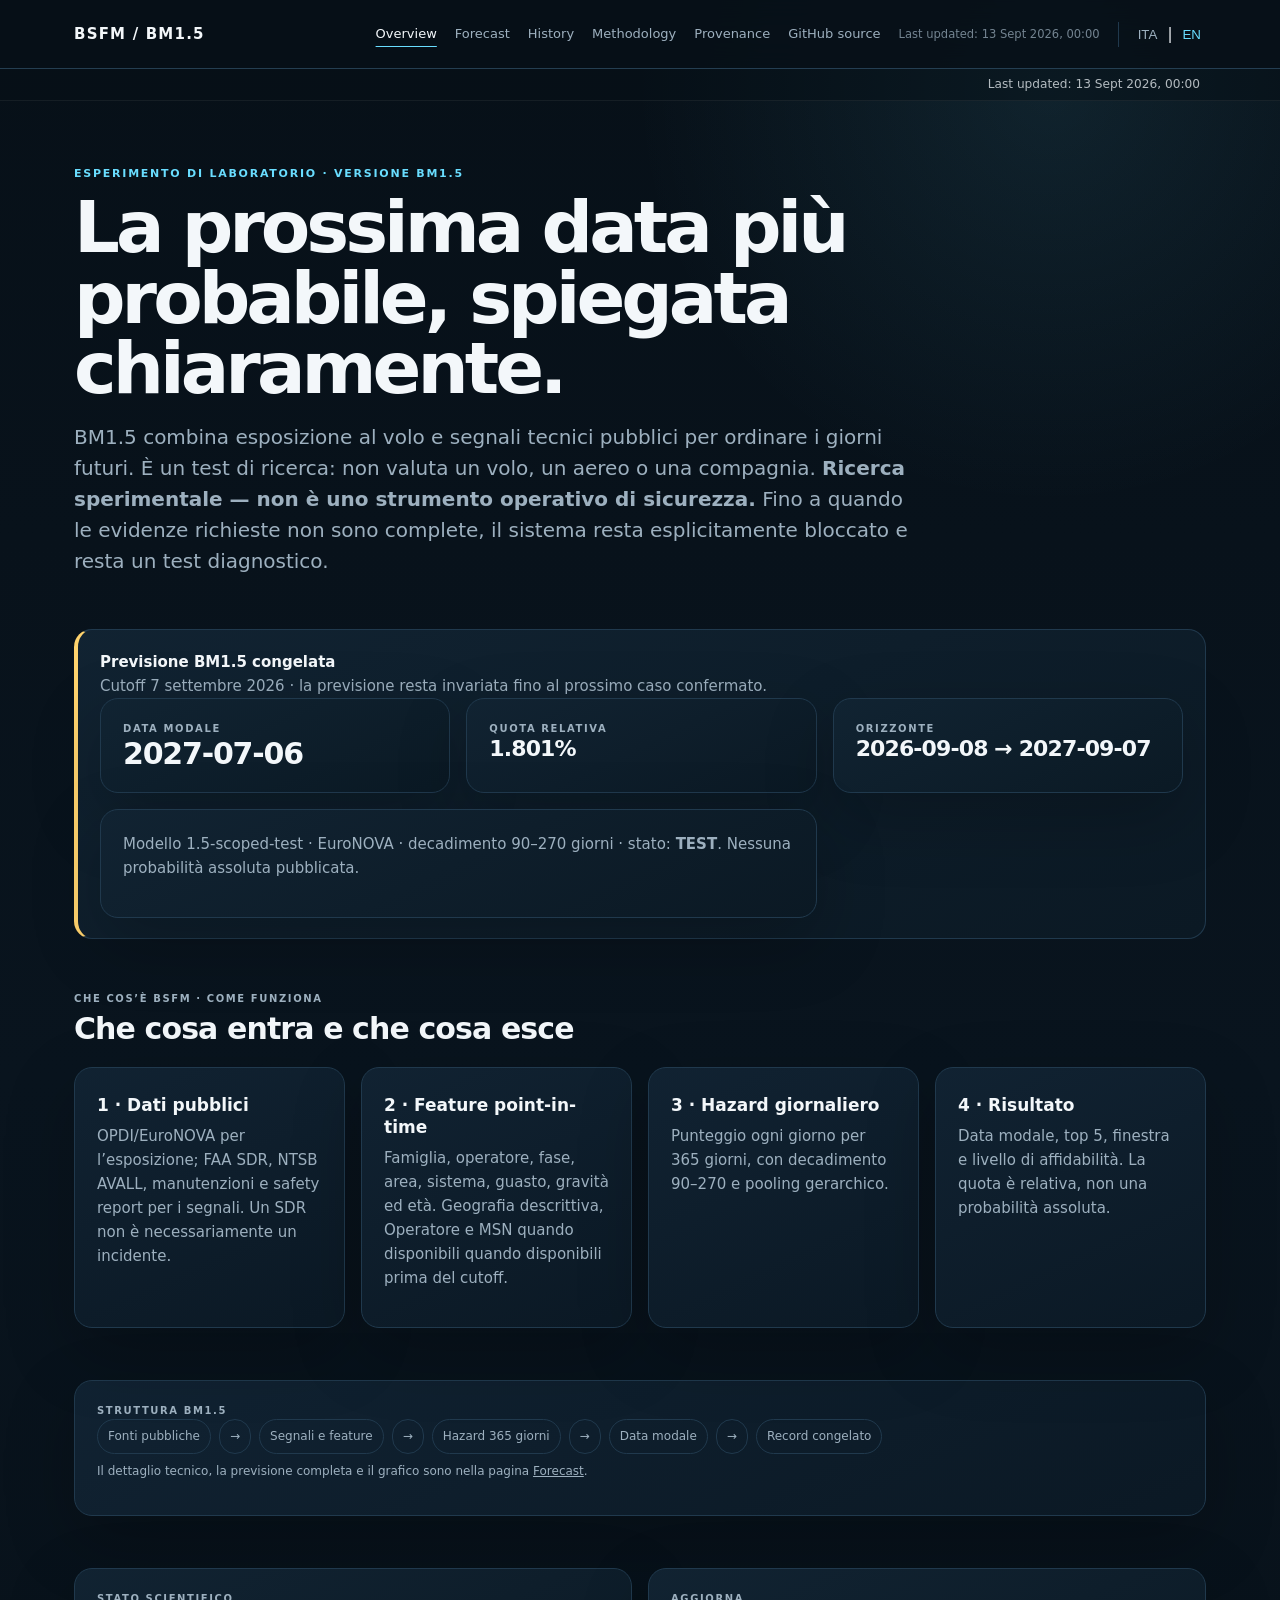
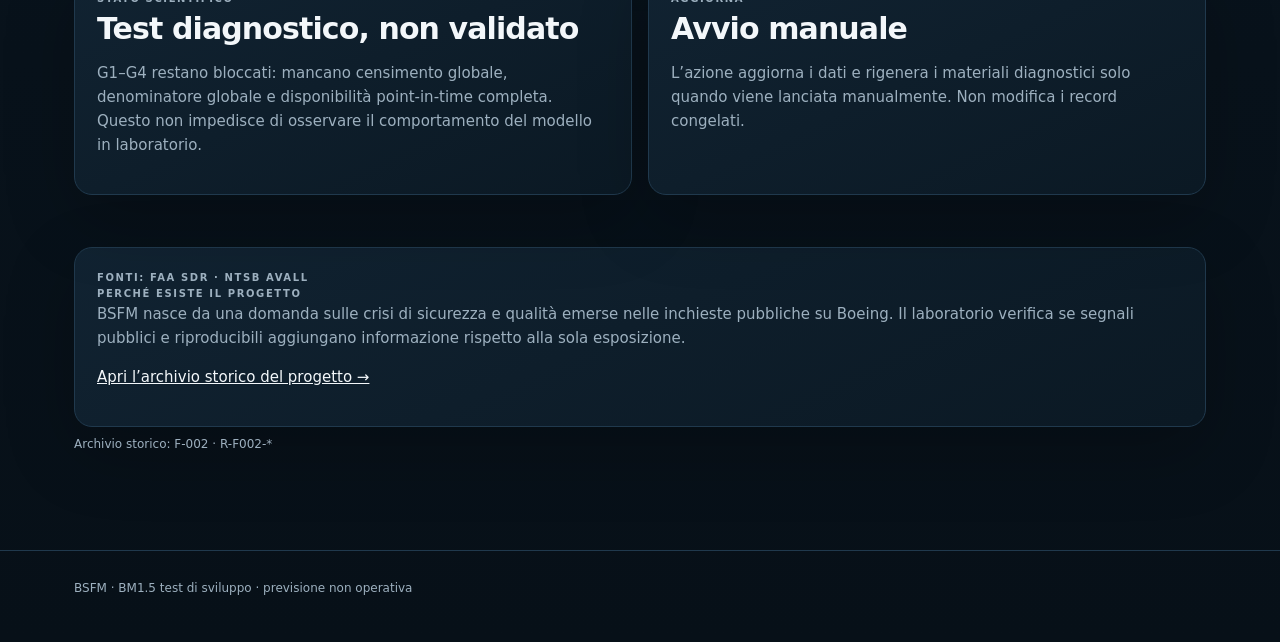
<file: site/index.html>
<!doctype html>
<html lang="it"><head><meta charset="utf-8"><meta name="viewport" content="width=device-width,initial-scale=1"><meta name="description" content="BSFM BM1.5 · esperimento di previsione prospettica"><title>BM1.5 · BSFM Forecast Observatory</title><link rel="stylesheet" href="./styles.css"><script defer src="./i18n.js"></script><script defer src="./comparables.js"></script></head>
<body><header class="top"><nav class="wrap"><div class="brand">BSFM / BM1.5</div><button class="menu-toggle" aria-expanded="false" aria-controls="site-menu" data-i18n="menu">Menu</button><div class="nav-menu" id="site-menu"><a class="navlink active" href="./" data-i18n="overview">BM1.5</a><a class="navlink" href="./model-15.html" data-i18n="forecast">Dettagli modello</a><a class="navlink" href="./history.html">History</a><a class="navlink" href="./methodology.html" data-i18n="methodology">Come funziona</a><a class="navlink" href="./provenance.html" data-i18n="provenance">Dati e fonti</a><span class="lang"><button data-lang="it">ITA</button><span>|</span><button data-lang="en">EN</button></span></div></nav></header>
<main class="wrap"><div class="eyebrow">ESPERIMENTO DI LABORATORIO · VERSIONE BM1.5</div><h1>La prossima data più probabile, spiegata chiaramente.</h1><p class="lead">BM1.5 combina esposizione al volo e segnali tecnici pubblici per ordinare i giorni futuri. È un test di ricerca: non valuta un volo, un aereo o una compagnia. <strong>Ricerca sperimentale — non è uno strumento operativo di sicurezza.</strong> Fino a quando le evidenze richieste non sono complete, il sistema resta esplicitamente bloccato e resta un test diagnostico.</p>
<section class="section"><div class="notice"><strong>Previsione BM1.5 congelata</strong><div class="muted">Cutoff 7 settembre 2026 · la previsione resta invariata fino al prossimo caso confermato.</div><div class="grid" id="forecast"><article class="card s4"><div class="label">Data modale</div><div class="metric">Caricamento…</div></article></div></div></section>
<section class="section"><div class="section-title"><div class="label">Che cos’è BSFM · Come funziona</div><h2>Che cosa entra e che cosa esce</h2></div><div class="grid"><article class="card s3"><h3>1 · Dati pubblici</h3><p class="muted">OPDI/EuroNOVA per l’esposizione; FAA SDR, NTSB AVALL, manutenzioni e safety report per i segnali. Un SDR non è necessariamente un incidente.</p></article><article class="card s3"><h3>2 · Feature point-in-time</h3><p class="muted">Famiglia, operatore, fase, area, sistema, guasto, gravità ed età. Geografia descrittiva, Operatore e MSN quando disponibili quando disponibili prima del cutoff.</p></article><article class="card s3"><h3>3 · Hazard giornaliero</h3><p class="muted">Punteggio ogni giorno per 365 giorni, con decadimento 90–270 e pooling gerarchico.</p></article><article class="card s3"><h3>4 · Risultato</h3><p class="muted">Data modale, top 5, finestra e livello di affidabilità. La quota è relativa, non una probabilità assoluta.</p></article></div></section>
<section class="section"><article class="card"><div class="label">Struttura BM1.5</div><div class="flow"><span class="pill">Fonti pubbliche</span><span class="pill">→</span><span class="pill">Segnali e feature</span><span class="pill">→</span><span class="pill">Hazard 365 giorni</span><span class="pill">→</span><span class="pill">Data modale</span><span class="pill">→</span><span class="pill">Record congelato</span></div><p class="help">Il dettaglio tecnico, la previsione completa e il grafico sono nella pagina <a href="./model-15.html" data-i18n="forecast">Dettagli modello</a>.</p></article></section>
<section class="section grid"><article class="card s6"><div class="label">Stato scientifico</div><h2>Test diagnostico, non validato</h2><p class="muted">G1–G4 restano bloccati: mancano censimento globale, denominatore globale e disponibilità point-in-time completa. Questo non impedisce di osservare il comportamento del modello in laboratorio.</p></article><article class="card s6"><div class="label">AGGIORNA</div><h2>Avvio manuale</h2><p class="muted">L’azione aggiorna i dati e rigenera i materiali diagnostici solo quando viene lanciata manualmente. Non modifica i record congelati.</p></article></section>
<section class="section"><article class="card"><div class="label">Fonti: FAA SDR · NTSB AVALL</div>
<div class="label">Perché esiste il progetto</div><p class="muted">BSFM nasce da una domanda sulle crisi di sicurezza e qualità emerse nelle inchieste pubbliche su Boeing. Il laboratorio verifica se segnali pubblici e riproducibili aggiungano informazione rispetto alla sola esposizione.</p><p><a href="./history.html">Apri l’archivio storico del progetto →</a></p></article></section><p class="help">Archivio storico: F-002 · R-F002-*</p></main><footer><div class="wrap">BSFM · BM1.5 test di sviluppo · previsione non operativa</div></footer>
<script>const esc=s=>String(s??'—').replace(/[&<>"']/g,c=>({'&':'&amp;','<':'&lt;','>':'&gt;','"':'&quot;',"'":'&#39;'}[c]));fetch('./data/evidence-state.json',{cache:'no-store'}).catch(()=>null);fetch('./data/real-data.json',{cache:'no-store'}).catch(()=>null);fetch('./data/refinements.json',{cache:'no-store'}).catch(()=>null);fetch('./data/model-15-status.json',{cache:'no-store'}).then(r=>r.json()).then(x=>{forecast.innerHTML='<article class="card s4"><div class="label">Data modale</div><div class="metric">'+esc(x.modal_date)+'</div></article><article class="card s4"><div class="label">Quota relativa</div><div class="metric small">'+Number(x.relative_score_percent).toFixed(3)+'%</div></article><article class="card s4"><div class="label">Orizzonte</div><div class="metric small">'+esc(x.horizon_start)+' → '+esc(x.horizon_end)+'</div></article><article class="card s8"><p class="muted">Modello '+esc(x.model_version)+' · EuroNOVA · decadimento 90–270 giorni · stato: <b>TEST</b>. Nessuna probabilità assoluta pubblicata.</p></article>'}).catch(()=>{});</script><!-- Modello 1.5 · latestReports · topModels · ntsbStats -->
</body></html>
</file>
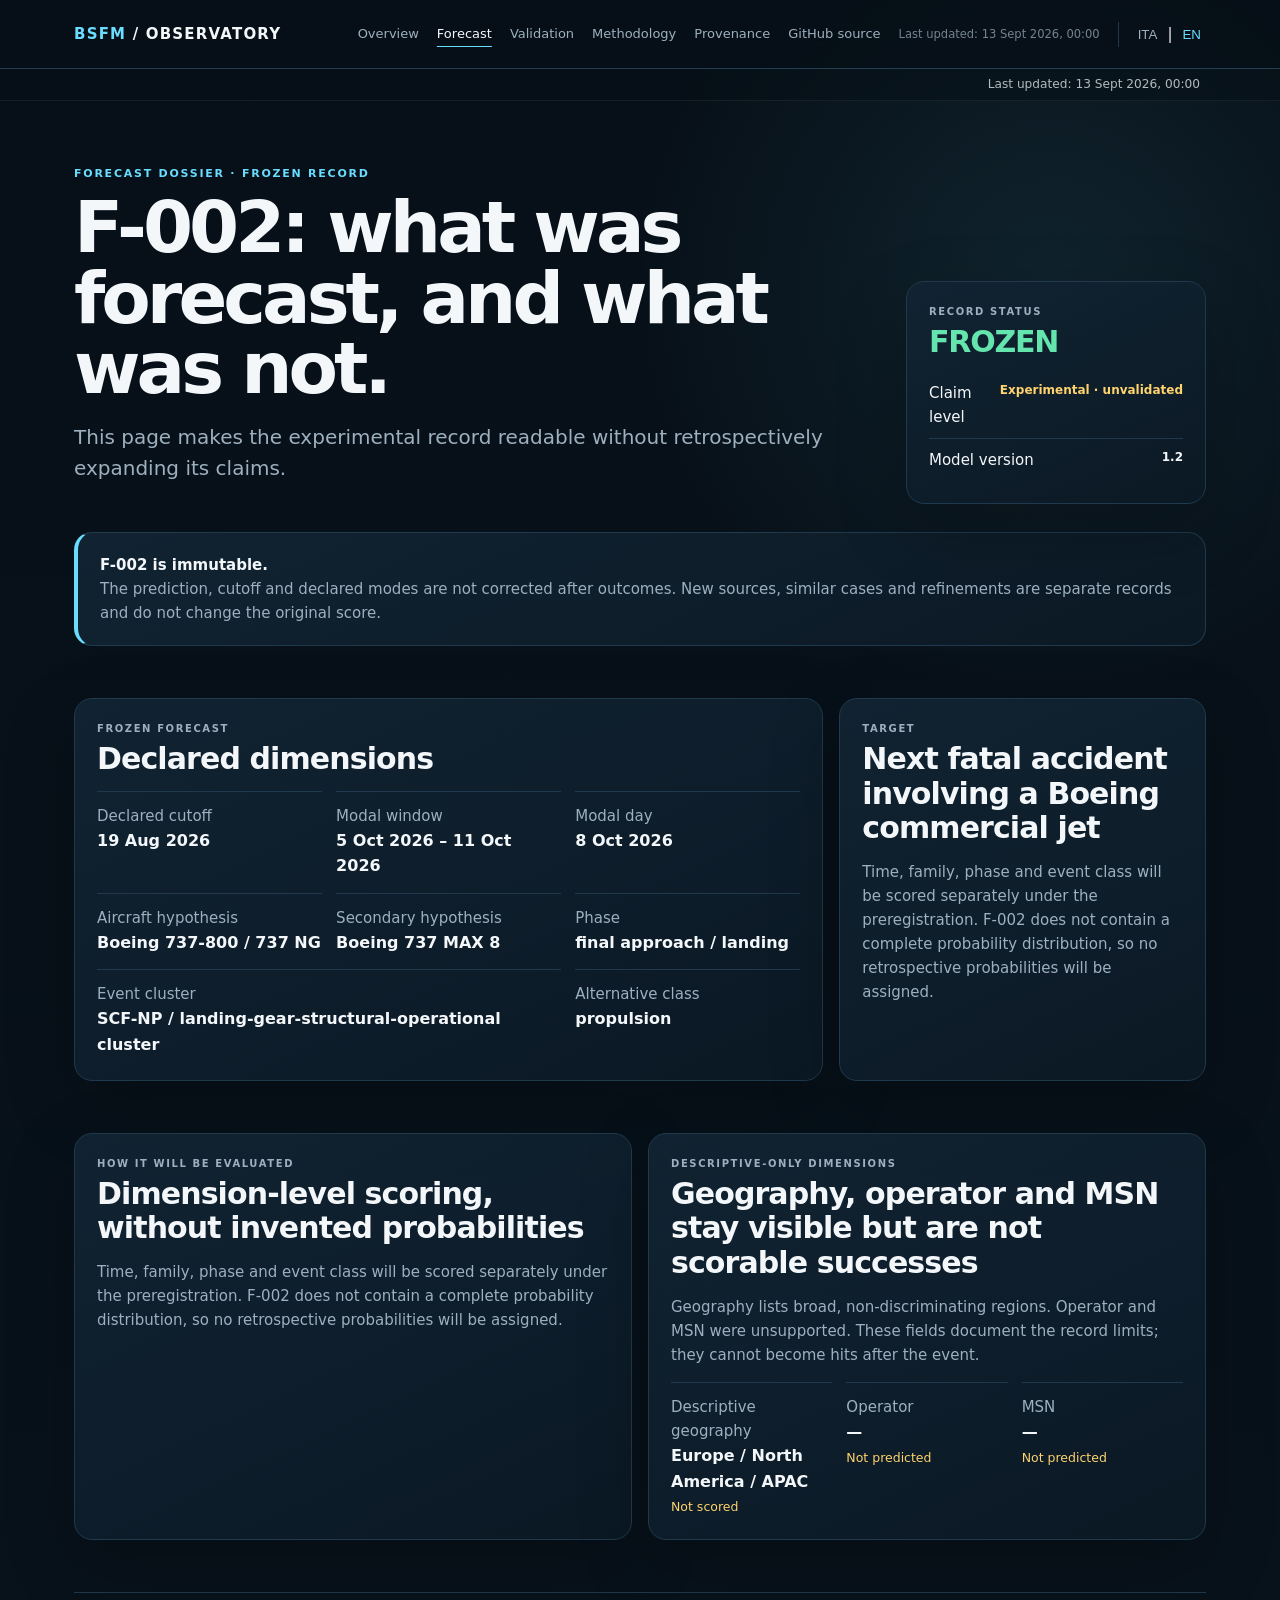
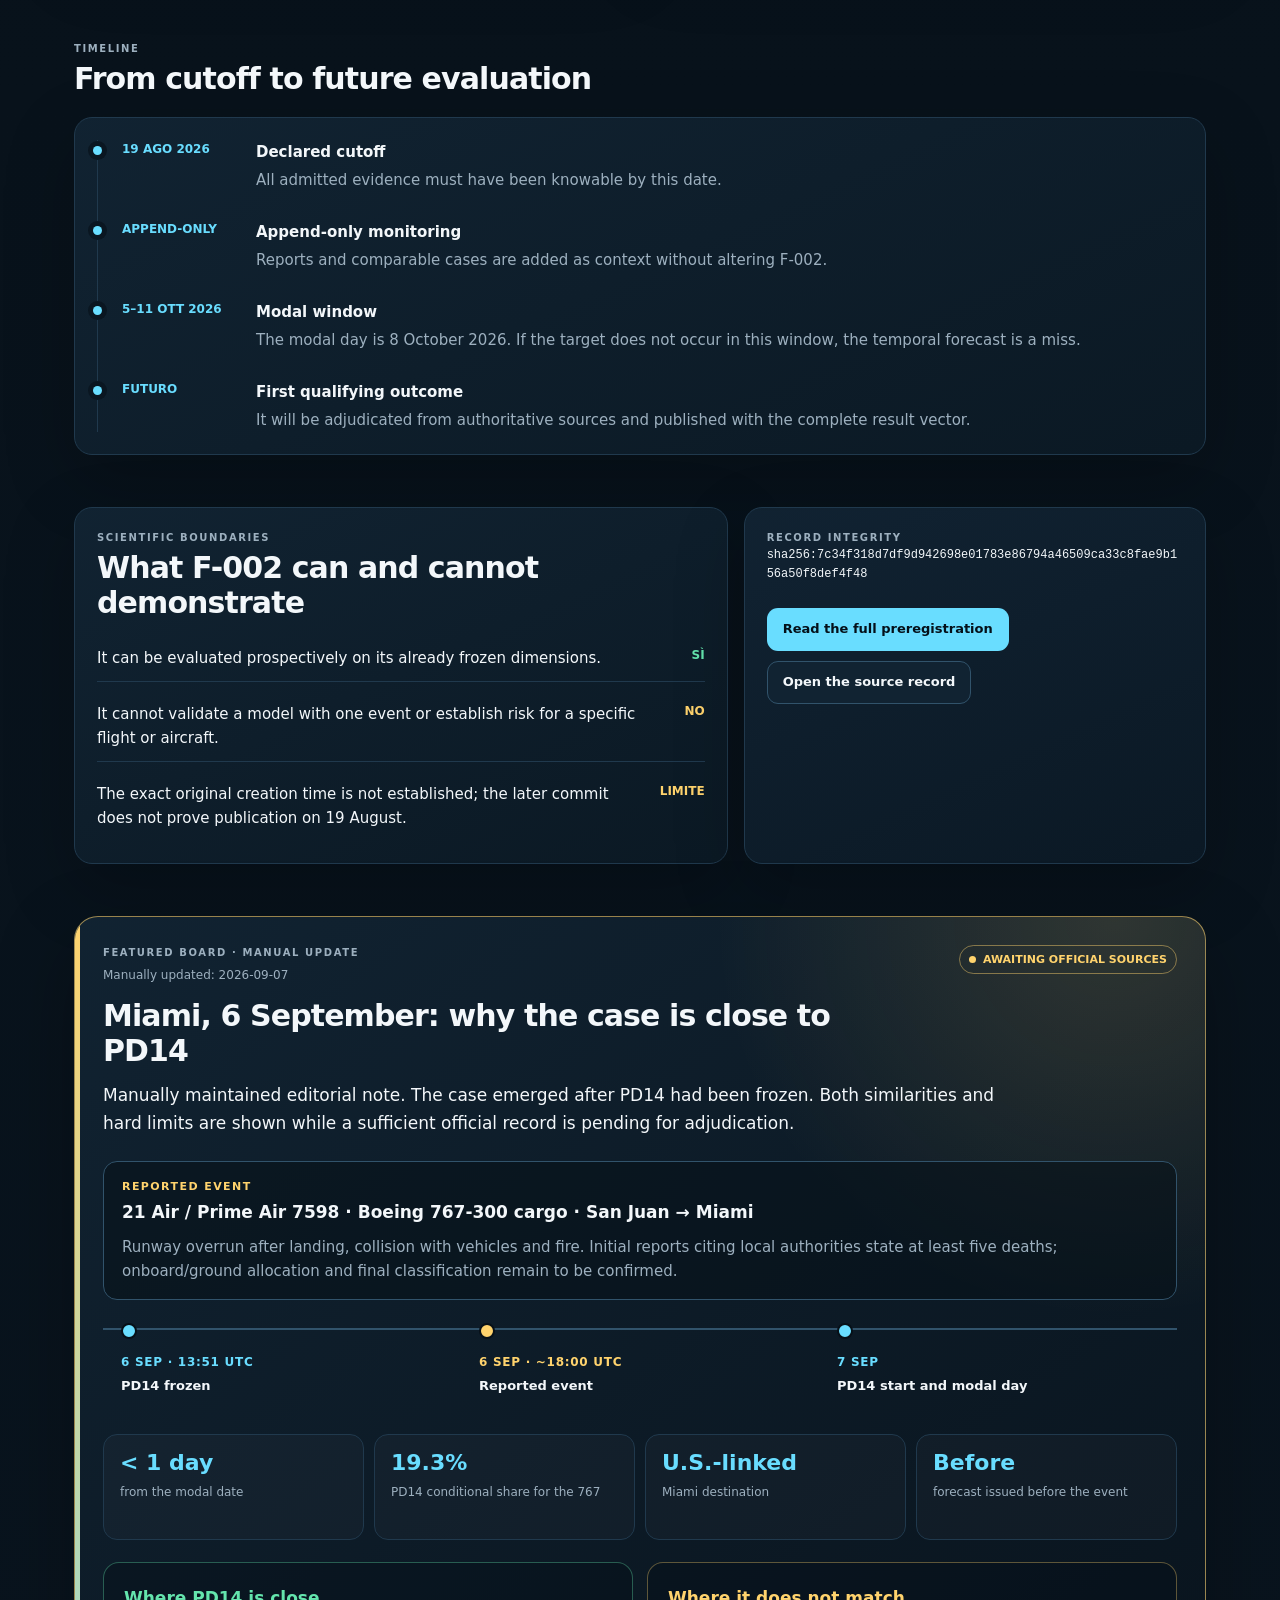
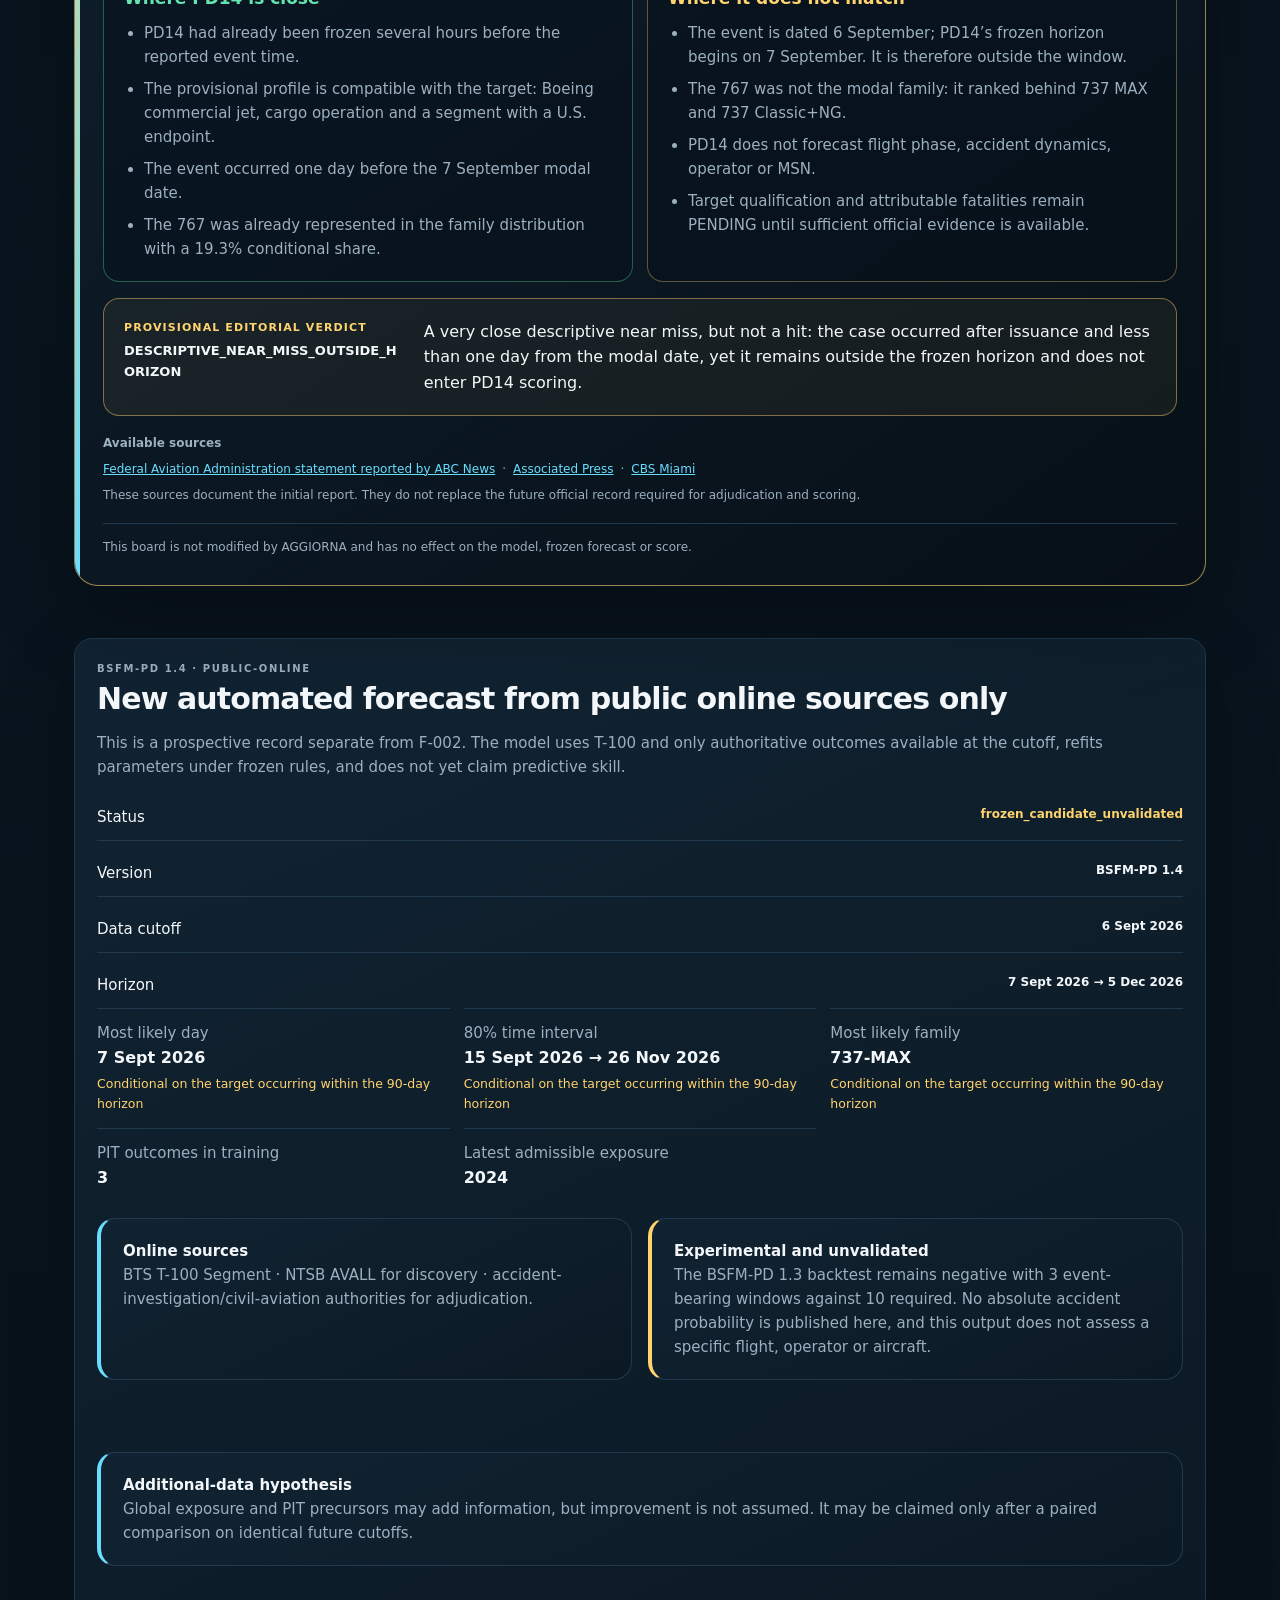
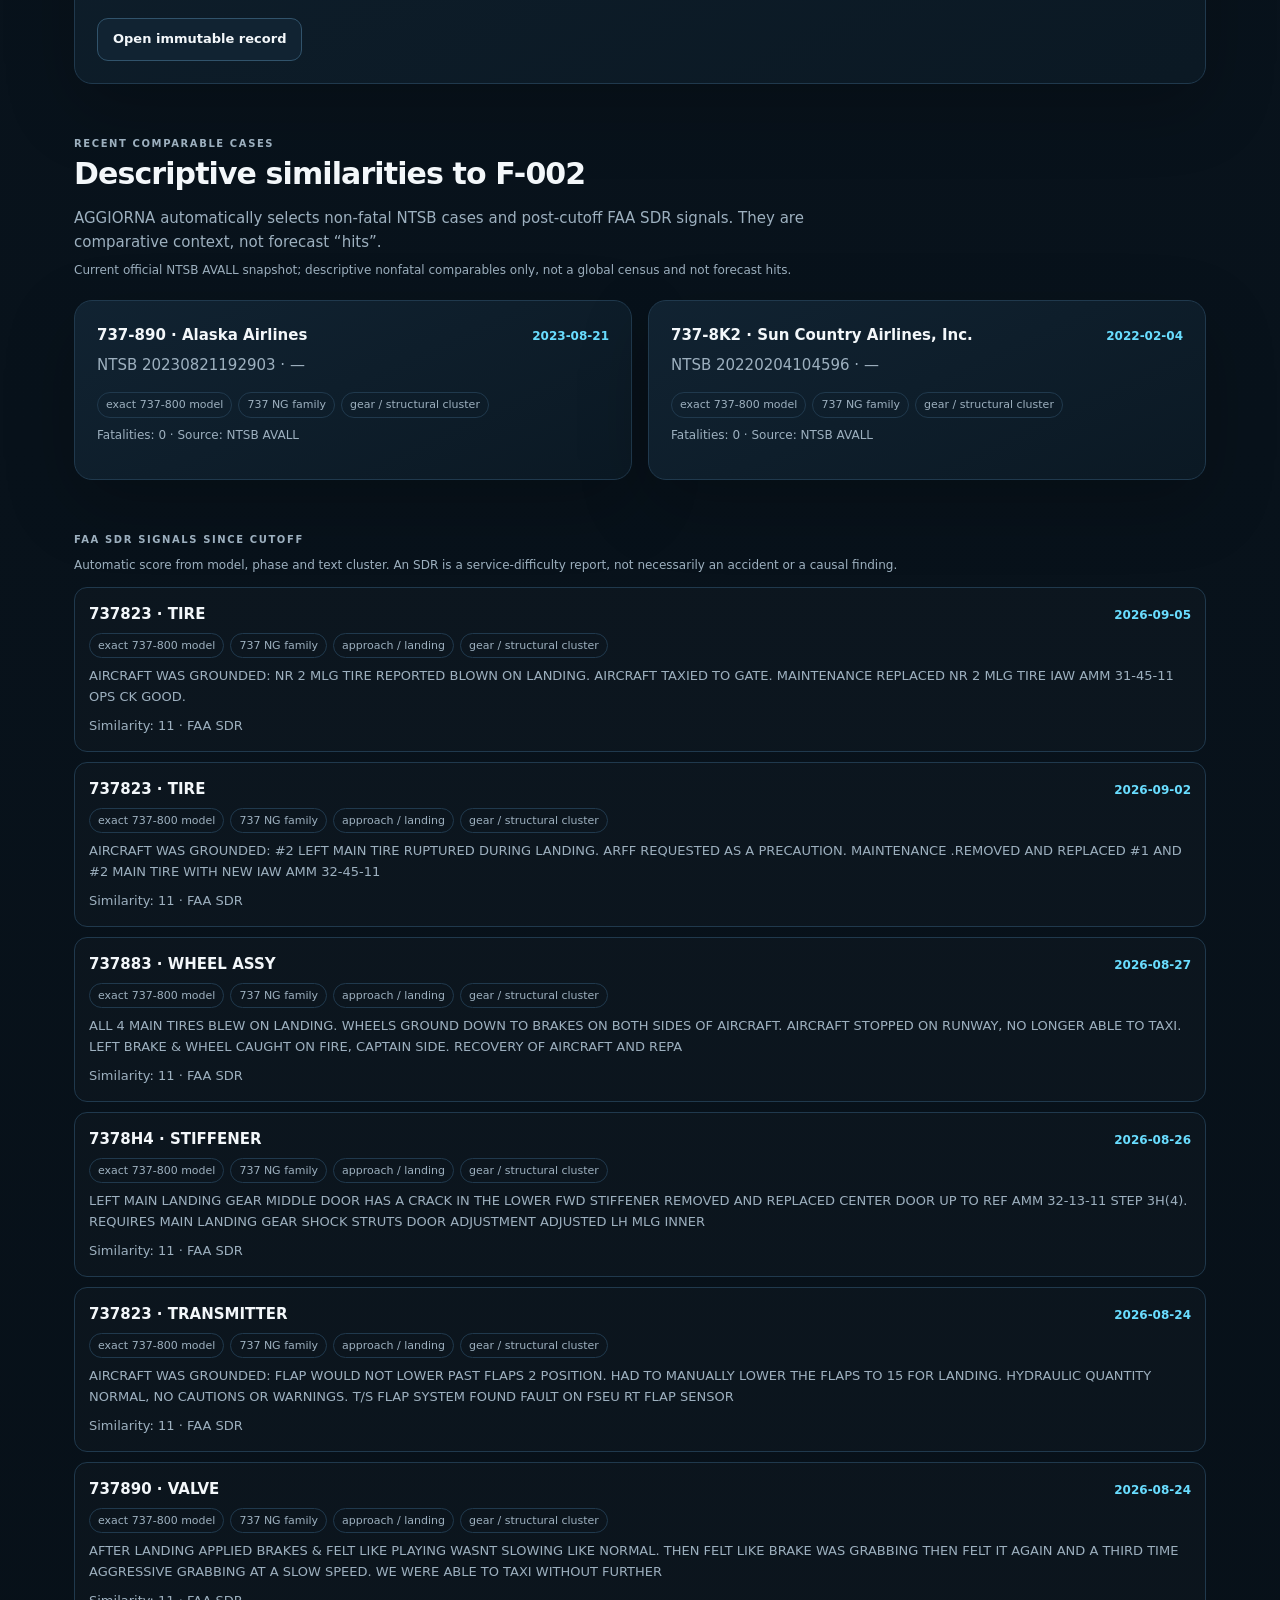
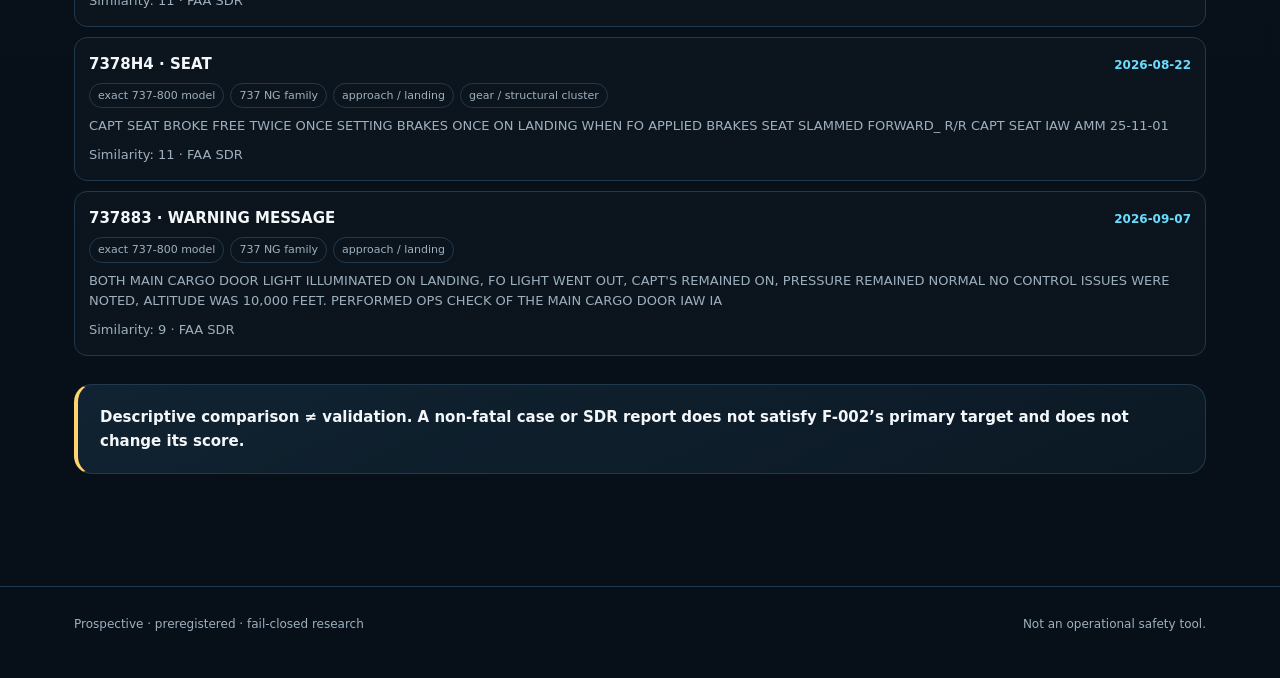
<file: site/forecast.html>
<!doctype html>
<html lang="it">
<head>
  <meta charset="utf-8">
  <meta name="viewport" content="width=device-width,initial-scale=1">
  <meta name="description" content="F-002 frozen experimental forecast dossier, declared dimensions and scientific boundaries">
  <title>F-002 · BSFM Forecast Observatory</title>
  <link rel="stylesheet" href="./styles.css">
  <script defer src="./i18n.js"></script>
  <script defer src="./page-copy.js"></script>
  <script defer src="./editorial-board.js"></script>
  <script defer src="./forecast.js"></script>
  <script defer src="./public-data-forecast.js"></script>
  <script defer src="./comparables.js"></script>
</head>
<body>
<a class="skip-link" href="#content" data-i18n="skip_content">Vai al contenuto</a>
<header class="top"><nav class="wrap" aria-label="Main navigation"><div class="brand"><span class="brand-mark">BSFM</span> / OBSERVATORY</div><button class="menu-toggle" aria-expanded="false" aria-controls="site-menu" data-i18n="menu">Menu</button><div class="nav-menu" id="site-menu"><a class="navlink" href="./" data-i18n="overview">Panoramica</a><a class="navlink active" href="./forecast.html" data-i18n="forecast">Previsione</a><a class="navlink" href="./validation.html" data-i18n="validation">Validazione</a><a class="navlink" href="./methodology.html" data-i18n="methodology">Metodologia</a><a class="navlink" href="./provenance.html" data-i18n="provenance">Provenienza</a><span class="lang"><button type="button" data-lang="it">ITA</button><span>|</span><button type="button" data-lang="en">EN</button></span></div></nav></header>

<main class="wrap" id="content">
  <div class="hero">
    <div class="hero-copy">
      <div class="eyebrow" data-i18n="forecast_eyebrow">Dossier della previsione · record congelato</div>
      <h1 data-i18n="forecast_title">F-002: ciò che è stato previsto, e ciò che non lo è stato.</h1>
      <p class="lead" data-i18n="forecast_lead">Questa pagina rende leggibile il record sperimentale senza ampliare retrospettivamente le sue affermazioni.</p>
    </div>
    <aside class="hero-panel" aria-label="Forecast status">
      <div class="label" data-i18n="forecast_state">Stato del record</div>
      <div class="metric yes" data-i18n="forecast_state_value">CONGELATA</div>
      <div class="gate"><span data-i18n="forecast_claim">Livello di affermazione</span><b class="no" data-i18n="forecast_claim_value">Sperimentale · non validata</b></div>
      <div class="gate"><span data-i18n="forecast_model">Versione modello</span><b id="forecastModel">1.2</b></div>
    </aside>
  </div>

  <div class="notice info"><strong data-i18n="forecast_notice_title">F-002 è immutabile.</strong><div class="muted" data-i18n="forecast_notice_body">La previsione, il cutoff e le modalità dichiarate non vengono corretti dopo gli esiti. Nuove fonti, casi simili e affinamenti sono record separati e non modificano il punteggio originale.</div></div>

  <section class="section grid">
    <article class="card s8">
      <div class="label" data-i18n="prediction_label">Previsione congelata</div>
      <h2 data-i18n="prediction_title">Dimensioni dichiarate</h2>
      <div class="facts">
        <div class="fact"><span class="muted" data-i18n="declared_cutoff">Cutoff dichiarato</span><strong id="forecastCutoff">19 ago 2026</strong></div>
        <div class="fact"><span class="muted" data-i18n="modal_window">Finestra modale</span><strong id="forecastWindow">5–11 ott 2026</strong></div>
        <div class="fact"><span class="muted" data-i18n="modal_day">Giorno modale</span><strong id="forecastDay">8 ott 2026</strong></div>
        <div class="fact"><span class="muted" data-i18n="aircraft_hypothesis">Ipotesi aeromobile</span><strong id="forecastPrimary">Boeing 737-800 / 737 NG</strong></div>
        <div class="fact"><span class="muted" data-i18n="secondary_aircraft">Ipotesi secondaria</span><strong id="forecastSecondary">Boeing 737 MAX 8</strong></div>
        <div class="fact"><span class="muted" data-i18n="phase">Fase</span><strong id="forecastPhase">final approach / landing</strong></div>
        <div class="fact wide"><span class="muted" data-i18n="event_cluster">Cluster evento</span><strong id="forecastCluster">SCF-NP / landing-gear-structural-operational cluster</strong></div>
        <div class="fact"><span class="muted" data-i18n="alternative_event">Classe alternativa</span><strong id="forecastAlternative">propulsion</strong></div>
      </div>
    </article>
    <article class="card s4">
      <div class="label" data-i18n="target_definition">Target</div>
      <h2 data-i18n="target_value">Prossimo incidente fatale che coinvolge un jet commerciale Boeing</h2>
      <p class="muted" data-i18n="supported_body">Tempo, famiglia, fase e classe evento saranno valutati separatamente secondo la preregistrazione. F-002 non contiene una distribuzione probabilistica completa: non le verranno attribuite probabilità retrospettive.</p>
    </article>
  </section>

  <section class="section grid">
    <article class="card s6">
      <div class="label" data-i18n="supported_label">Come sarà valutata</div>
      <h2 data-i18n="supported_title">Valutazione per dimensione, senza probabilità inventate</h2>
      <p class="muted" data-i18n="supported_body">Tempo, famiglia, fase e classe evento saranno valutati separatamente secondo la preregistrazione. F-002 non contiene una distribuzione probabilistica completa: non le verranno attribuite probabilità retrospettive.</p>
    </article>
    <article class="card s6">
      <div class="label" data-i18n="descriptive_label">Dimensioni solo descrittive</div>
      <h2 data-i18n="descriptive_title">Geografia, operatore e MSN restano visibili ma non sono successi valutabili</h2>
      <p class="muted" data-i18n="descriptive_body">La geografia elenca regioni ampie e non discriminanti. Operatore e MSN non erano supportati. Questi campi documentano i limiti del record; non possono diventare hit dopo l’evento.</p>
      <div class="facts">
        <div class="fact"><span class="muted" data-i18n="descriptive_geography">Geografia descrittiva</span><strong id="forecastGeography">Europe / North America / APAC</strong><small data-i18n="not_scored">Non valutata</small></div>
        <div class="fact"><span class="muted" data-i18n="operator">Operatore</span><strong id="forecastOperator">—</strong><small data-i18n="not_predicted">Non previsto</small></div>
        <div class="fact"><span class="muted">MSN</span><strong id="forecastMsn">—</strong><small data-i18n="not_predicted">Non previsto</small></div>
      </div>
    </article>
  </section>

  <section class="section section-rule">
    <div class="section-title"><div class="label" data-i18n="timing_label">Linea temporale</div><h2 data-i18n="timing_title">Dal cutoff alla valutazione futura</h2></div>
    <article class="card"><div class="timeline-list">
      <div class="timeline-item"><div class="timeline-date">19 AGO 2026</div><div class="timeline-copy"><strong data-i18n="timeline_cutoff_title">Cutoff dichiarato</strong><p data-i18n="timeline_cutoff_body">Tutte le evidenze ammesse devono essere conoscibili entro questa data.</p></div></div>
      <div class="timeline-item"><div class="timeline-date">APPEND-ONLY</div><div class="timeline-copy"><strong data-i18n="timeline_now_title">Monitoraggio append-only</strong><p data-i18n="timeline_now_body">Segnalazioni e casi comparabili vengono aggiunti come contesto, senza alterare F-002.</p></div></div>
      <div class="timeline-item"><div class="timeline-date">5–11 OTT 2026</div><div class="timeline-copy"><strong data-i18n="timeline_modal_title">Finestra modale</strong><p data-i18n="timeline_modal_body">Il giorno modale è l’8 ottobre 2026. Se il target non avviene in questa finestra, la previsione temporale è un miss.</p></div></div>
      <div class="timeline-item"><div class="timeline-date">FUTURO</div><div class="timeline-copy"><strong data-i18n="timeline_outcome_title">Primo esito qualificante</strong><p data-i18n="timeline_outcome_body">Sarà adjudicato con fonti autoritative e pubblicato con il vettore completo dei risultati.</p></div></div>
    </div></article>
  </section>

  <section class="section grid">
    <article class="card s7">
      <div class="label" data-i18n="boundary_label">Confini scientifici</div>
      <h2 data-i18n="boundary_title">Cosa può e non può dimostrare F-002</h2>
      <div class="gates"><div class="gate"><span data-i18n="boundary_can">Può essere valutata prospetticamente sulle dimensioni già congelate.</span><b class="yes">SÌ</b></div><div class="gate"><span data-i18n="boundary_cannot">Non può validare il modello con un singolo evento, né dimostrare rischio per uno specifico volo o aeromobile.</span><b class="no">NO</b></div><div class="gate"><span data-i18n="boundary_unknown">La data esatta di creazione originale non è stabilita; il commit successivo non prova una pubblicazione il 19 agosto.</span><b class="no">LIMITE</b></div></div>
    </article>
    <article class="card s5">
      <div class="label" data-i18n="forecast_integrity">Integrità del record</div>
      <p class="code-value" id="forecastIntegrity">sha256:7c34f318d7df9d942698e01783e86794a46509ca33c8fae9b156a50f8def4f48</p>
      <div class="button-row"><a class="button primary" href="https://github.com/rubenpatane/bsfm-forecast-observatory/blob/main/docs/F-002-PREREGISTRATION-v1.md" target="_blank" rel="noopener noreferrer" data-i18n="preregistration_link">Leggi la preregistrazione completa</a><a class="button" href="https://github.com/rubenpatane/bsfm-forecast-observatory/blob/main/forecasts/F-002.json" target="_blank" rel="noopener noreferrer" data-i18n="record_link">Apri il record sorgente</a></div>
    </article>
  </section>

  <section class="section editorial-board" data-editorial-board aria-live="polite"><div class="empty">Caricamento della bacheca editoriale…</div></section>

  <section id="public-data-prospective" class="section" aria-live="polite">
    <article class="card">
      <div class="label">BSFM-PD 1.4 · PUBLIC-ONLINE</div>
      <div id="publicDataForecast"><div class="empty">Caricamento della previsione prospettica…</div></div>
    </article>
  </section>

  <section id="comparable-cases" class="section"><div class="empty" data-i18n="loading">Caricamento…</div></section>
</main>
<footer><div class="wrap footer-grid"><span data-i18n="footer_tagline">Ricerca prospettica · preregistrata · fail-closed</span><span data-i18n="footer_safety">Non è uno strumento operativo di sicurezza.</span></div></footer>
</body>
</html>
</file>
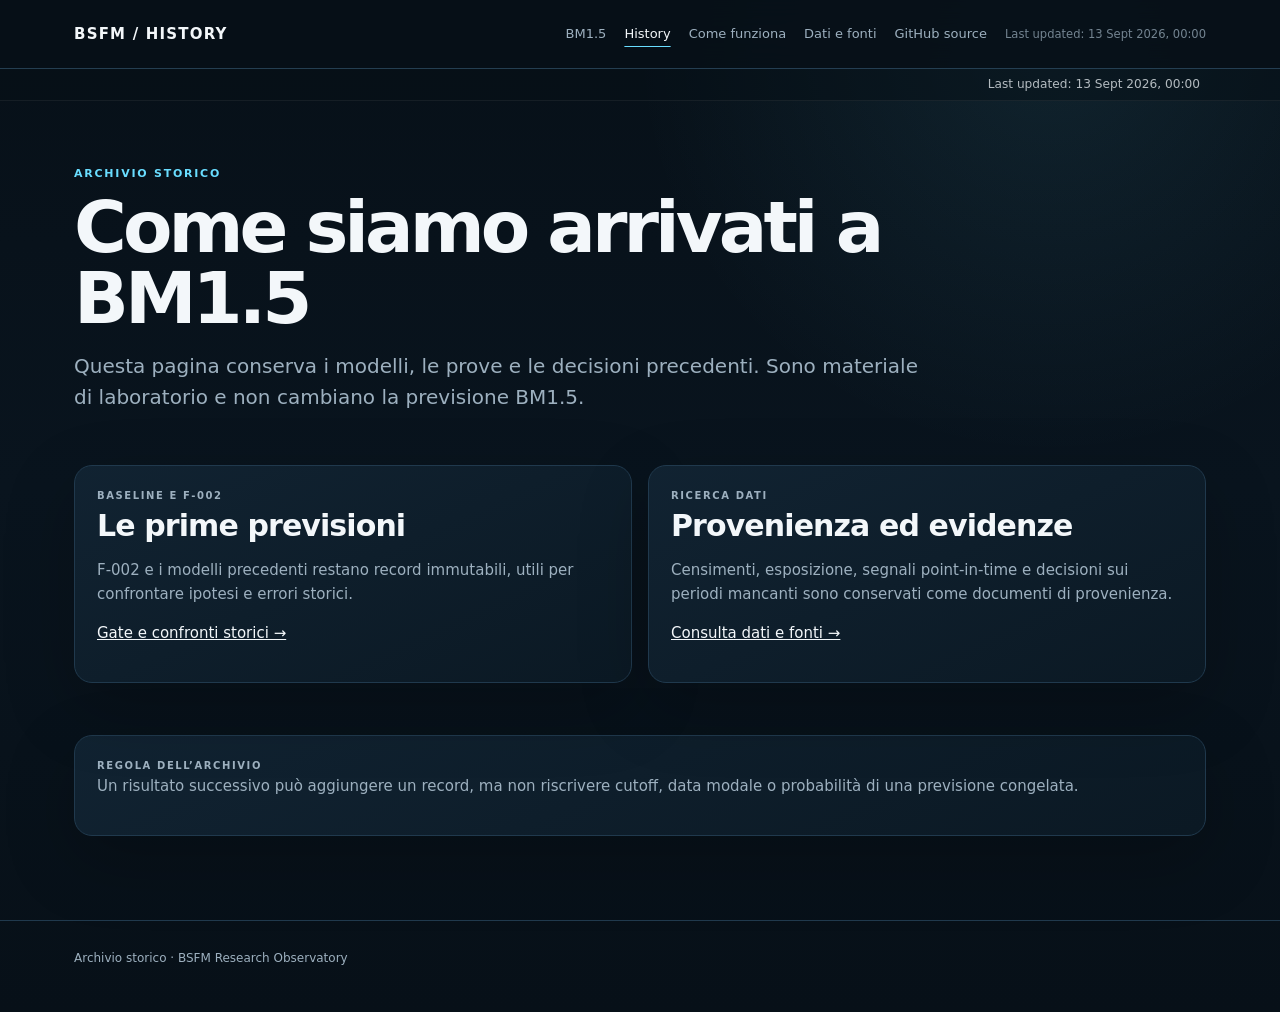
<file: site/history.html>
<!doctype html><html lang="it"><head><meta charset="utf-8"><meta name="viewport" content="width=device-width,initial-scale=1"><title>History · BSFM</title><link rel="stylesheet" href="./styles.css"><script defer src="./i18n.js"></script></head><body><header class="top"><nav class="wrap"><div class="brand">BSFM / HISTORY</div><div class="nav-menu"><a class="navlink" href="./">BM1.5</a><a class="navlink active" href="./history.html">History</a><a class="navlink" href="./methodology.html">Come funziona</a><a class="navlink" href="./provenance.html">Dati e fonti</a></div></nav></header><main class="wrap"><div class="eyebrow">ARCHIVIO STORICO</div><h1>Come siamo arrivati a BM1.5</h1><p class="lead">Questa pagina conserva i modelli, le prove e le decisioni precedenti. Sono materiale di laboratorio e non cambiano la previsione BM1.5.</p><section class="section grid"><article class="card s6"><div class="label">Baseline e F-002</div><h2>Le prime previsioni</h2><p class="muted">F-002 e i modelli precedenti restano record immutabili, utili per confrontare ipotesi e errori storici.</p><p><a href="./validation.html">Gate e confronti storici →</a></p></article><article class="card s6"><div class="label">Ricerca dati</div><h2>Provenienza ed evidenze</h2><p class="muted">Censimenti, esposizione, segnali point-in-time e decisioni sui periodi mancanti sono conservati come documenti di provenienza.</p><p><a href="./provenance.html">Consulta dati e fonti →</a></p></article></section><section class="section"><article class="card"><div class="label">Regola dell’archivio</div><p class="muted">Un risultato successivo può aggiungere un record, ma non riscrivere cutoff, data modale o probabilità di una previsione congelata.</p></article></section></main><footer><div class="wrap">Archivio storico · BSFM Research Observatory</div></footer></body></html>
</file>
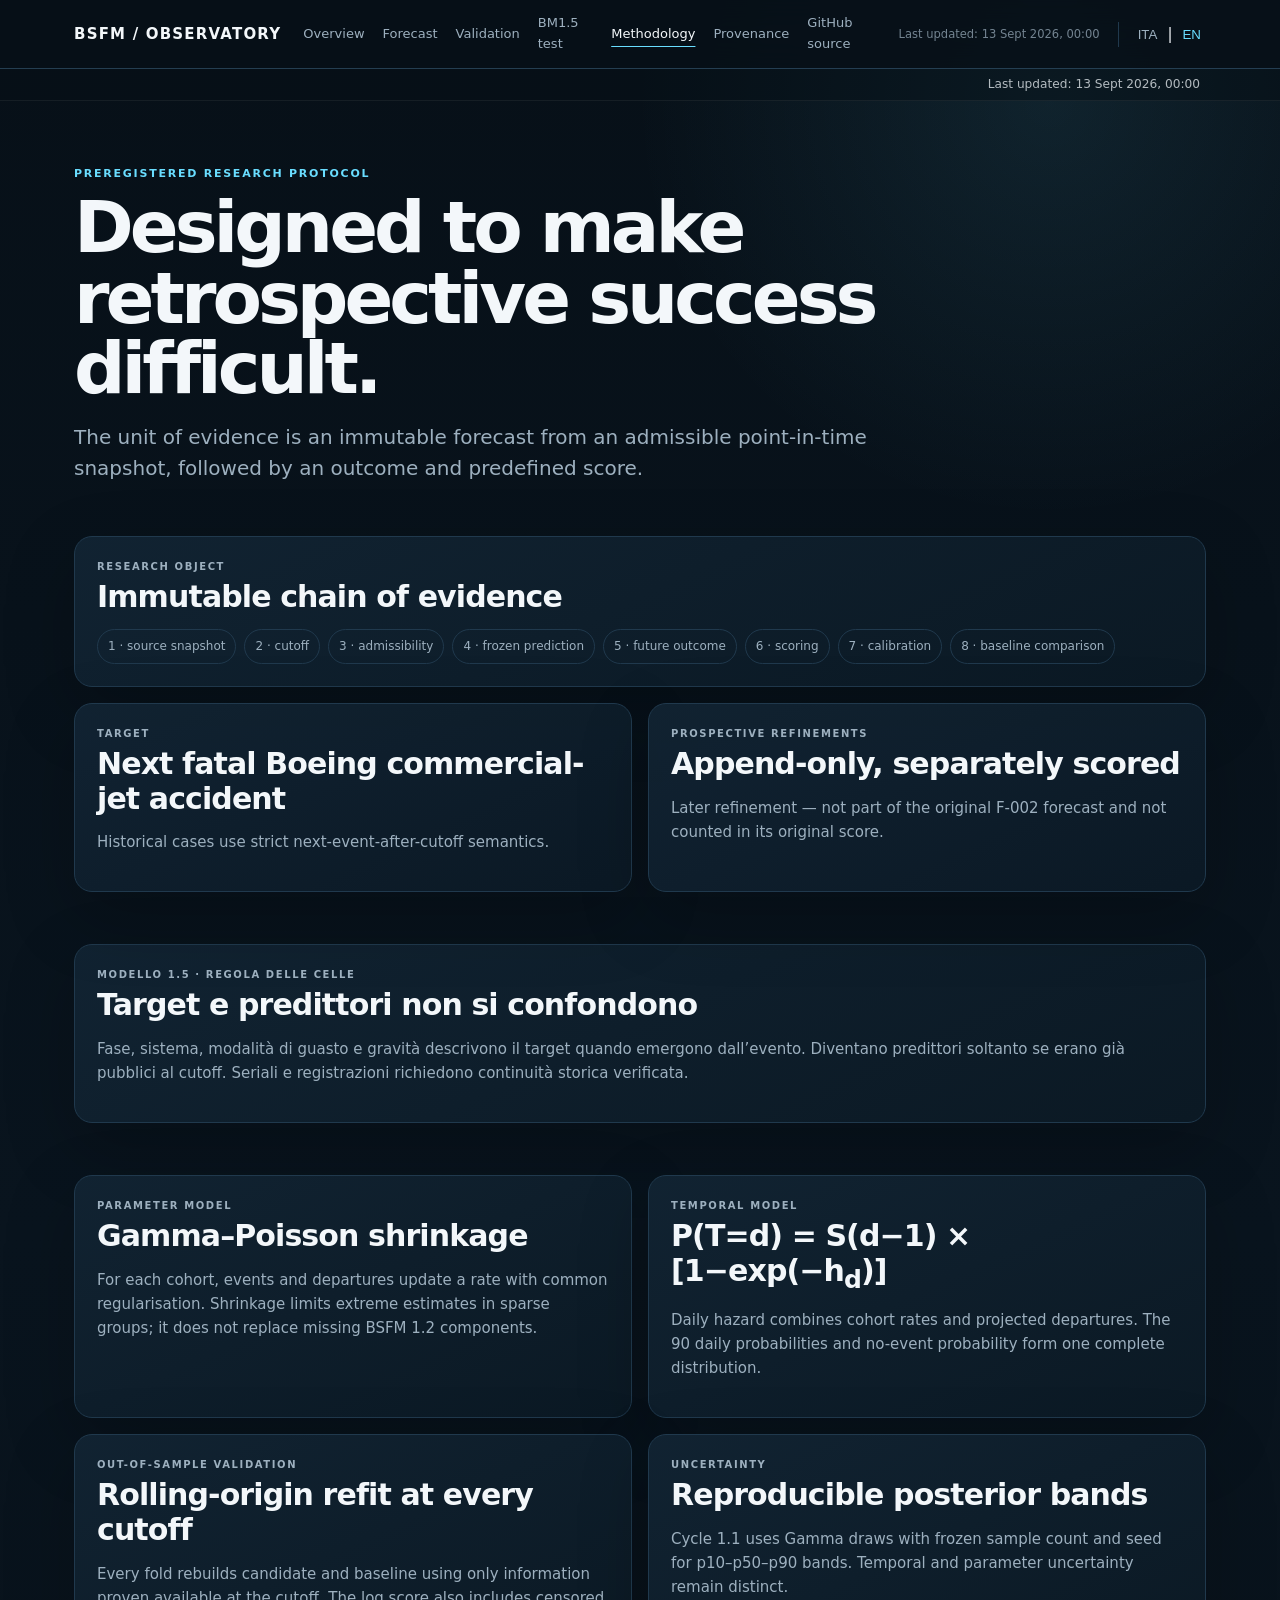
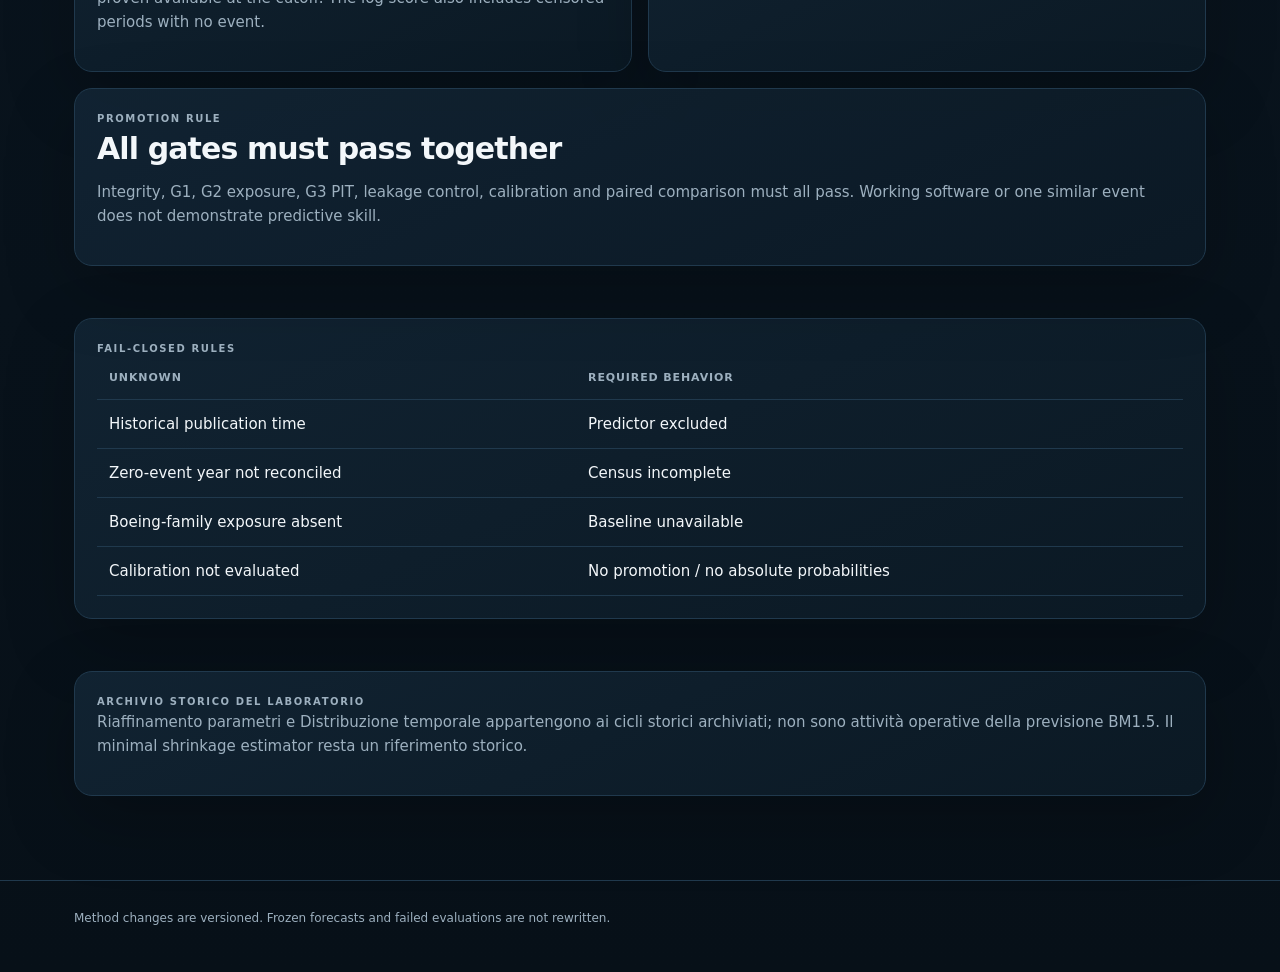
<file: site/methodology.html>
<!doctype html>
<html lang="it"><head><meta charset="utf-8"><meta name="viewport" content="width=device-width,initial-scale=1"><title>Metodologia · BSFM</title><link rel="stylesheet" href="./styles.css"><script defer src="./i18n.js"></script></head><body>
<header class="top"><nav class="wrap"><div class="brand">BSFM / OBSERVATORY</div><button class="menu-toggle" aria-expanded="false" aria-controls="site-menu" data-i18n="menu">Menu</button><div class="nav-menu" id="site-menu"><a class="navlink" href="./" data-i18n="overview">Panoramica</a><a class="navlink" href="./forecast.html" data-i18n="forecast">Previsione</a><a class="navlink" href="./validation.html" data-i18n="validation">Validazione</a><a class="navlink" href="./model-15.html">BM1.5 test</a><a class="navlink active" href="./methodology.html" data-i18n="methodology">Metodologia</a><a class="navlink" href="./provenance.html" data-i18n="provenance">Provenienza</a><span class="lang"><button data-lang="it">ITA</button><span>|</span><button data-lang="en">EN</button></span></div></nav></header>
<main class="wrap"><div class="eyebrow" data-i18n="methodology_eyebrow">Protocollo di ricerca preregistrato</div><h1 data-i18n="methodology_title">Progettato per rendere difficile un successo retrospettivo.</h1><p class="lead" data-i18n="methodology_lead">L’unità di evidenza è una previsione immutabile ottenuta da uno snapshot ammissibile al cutoff, seguita da esito e punteggio predefinito.</p><section class="section grid"><article class="card full"><div class="label" data-i18n="research_object">Oggetto della ricerca</div><h2 data-i18n="immutable_chain">Catena immutabile delle evidenze</h2><div class="flow"><span class="pill" data-i18n="source_snapshot">1 · snapshot fonte</span><span class="pill" data-i18n="cutoff">2 · cutoff</span><span class="pill" data-i18n="admissibility">3 · ammissibilità</span><span class="pill" data-i18n="frozen_prediction">4 · previsione congelata</span><span class="pill" data-i18n="future_outcome">5 · esito futuro</span><span class="pill" data-i18n="scoring">6 · punteggio</span><span class="pill" data-i18n="calibration">7 · calibrazione</span><span class="pill" data-i18n="baseline_comparison">8 · confronto baseline</span></div></article><article class="card s6"><div class="label" data-i18n="target">Target</div><h2 data-i18n="target_title">Prossimo incidente fatale di un jet commerciale Boeing</h2><p class="muted" data-i18n="target_desc">I casi storici usano la semantica rigorosa del prossimo evento dopo il cutoff.</p></article><article class="card s6"><div class="label" data-i18n="refinements">Archivio storico</div><h2 data-i18n="append_only">Append-only, con punteggio separato</h2><p class="muted" data-i18n="later">Affinamento successivo — non fa parte della previsione originale F-002 e non viene conteggiato nel suo punteggio originale.</p></article></section><section class="section"><article class="card"><div class="label">Modello 1.5 · regola delle celle</div><h2>Target e predittori non si confondono</h2><p class="muted">Fase, sistema, modalità di guasto e gravità descrivono il target quando emergono dall’evento. Diventano predittori soltanto se erano già pubblici al cutoff. Seriali e registrazioni richiedono continuità storica verificata.</p></article></section>
<section class="section"><article class="card"><div class="label" data-i18n="fail_closed">Regole fail-closed</div><div class="table-scroll"><table><thead><tr><th data-i18n="unknown">Elemento sconosciuto</th><th data-i18n="required_behavior">Comportamento richiesto</th></tr></thead><tbody><tr><td data-i18n="pub_time">Tempo storico di pubblicazione</td><td data-i18n="predictor_excluded">Predittore escluso</td></tr><tr><td data-i18n="zero_year">Anno a zero eventi non riconciliato</td><td data-i18n="census_incomplete">Censimento incompleto</td></tr><tr><td data-i18n="boeing_exposure">Esposizione per famiglia Boeing assente</td><td data-i18n="baseline_unavailable">Baseline non disponibile</td></tr><tr><td data-i18n="calibration_not_eval">Calibrazione non valutata</td><td data-i18n="no_promotion">Nessuna promozione / nessuna probabilità assoluta</td></tr></tbody></table></div></article></section><section class="section"><article class="card"><div class="label">Archivio storico del laboratorio</div><p class="muted">Riaffinamento parametri e Distribuzione temporale appartengono ai cicli storici archiviati; non sono attività operative della previsione BM1.5. Il minimal shrinkage estimator resta un riferimento storico.</p></article></section></main><footer><div class="wrap" data-i18n="methodology_footer">Le modifiche metodologiche sono versionate. Previsioni congelate e valutazioni fallite non vengono riscritte.</div></footer><script defer src="./research-cycle.js"></script></body></html>
</file>
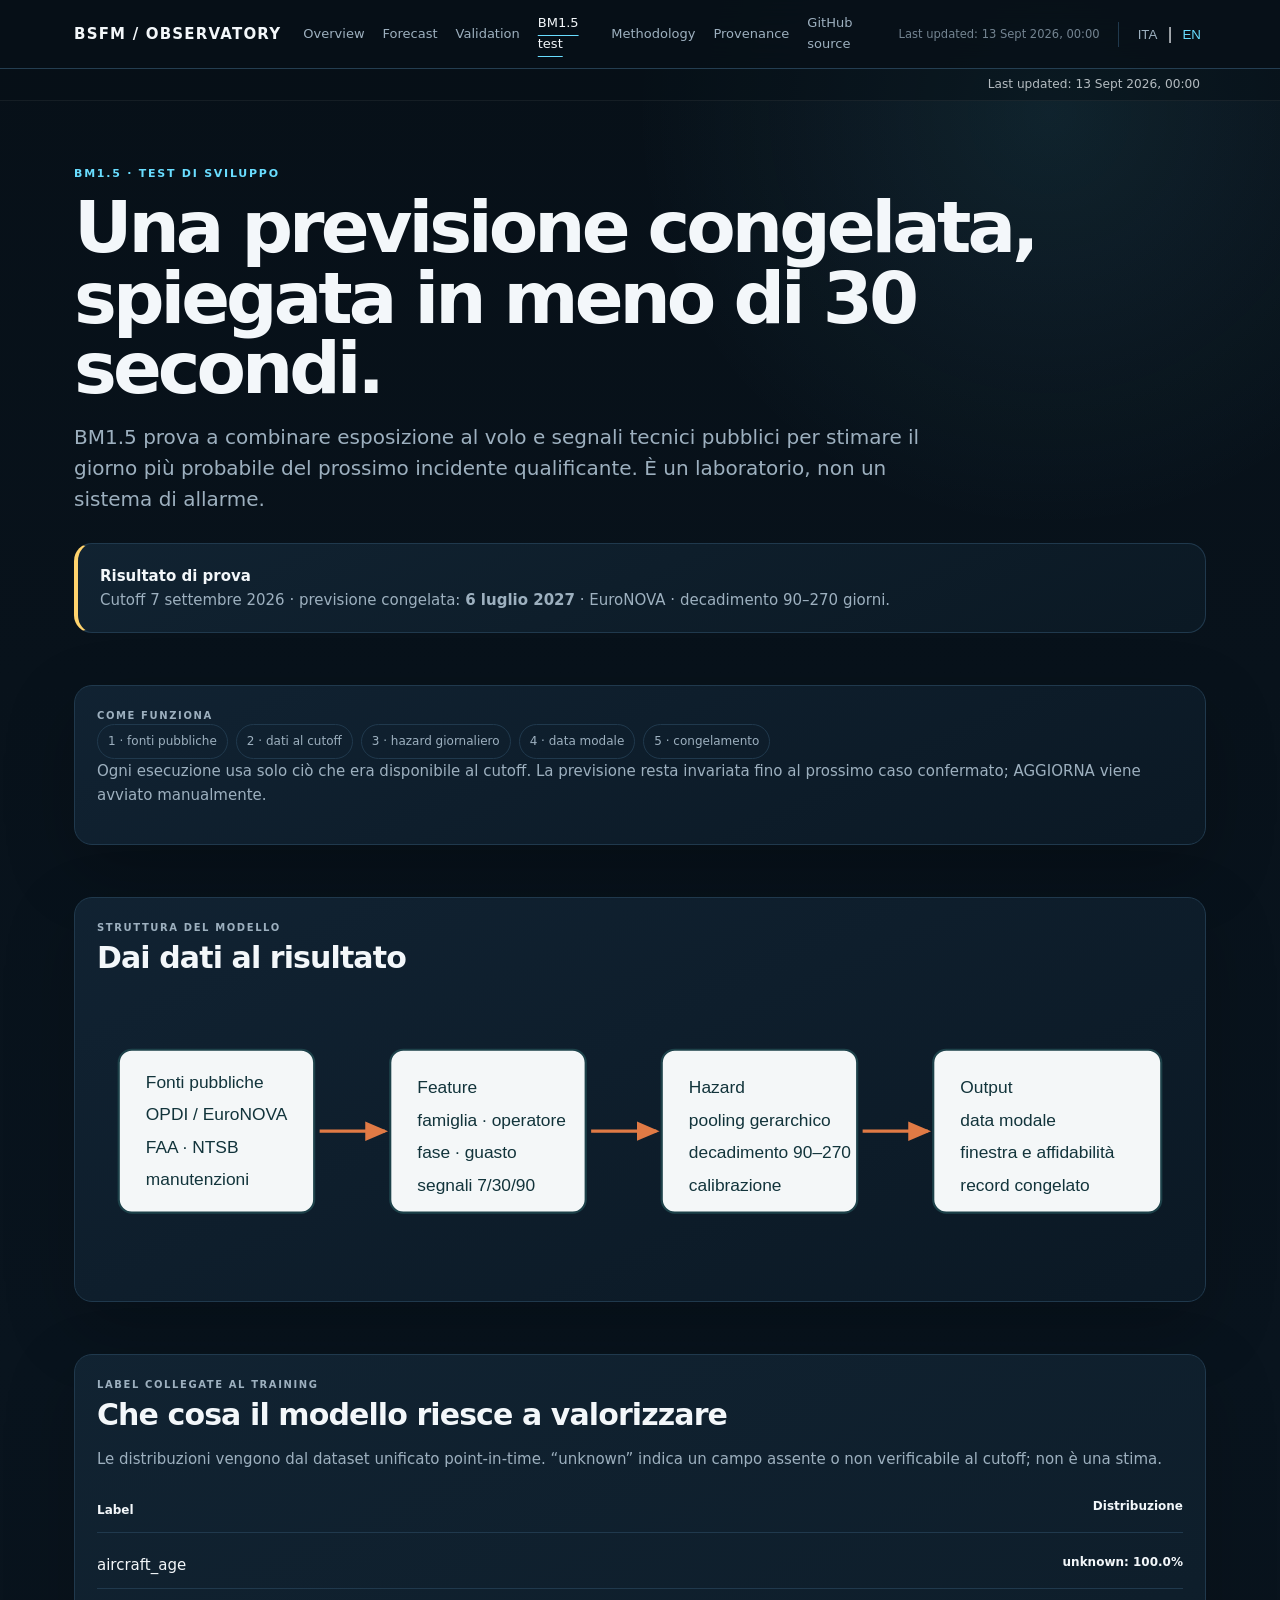
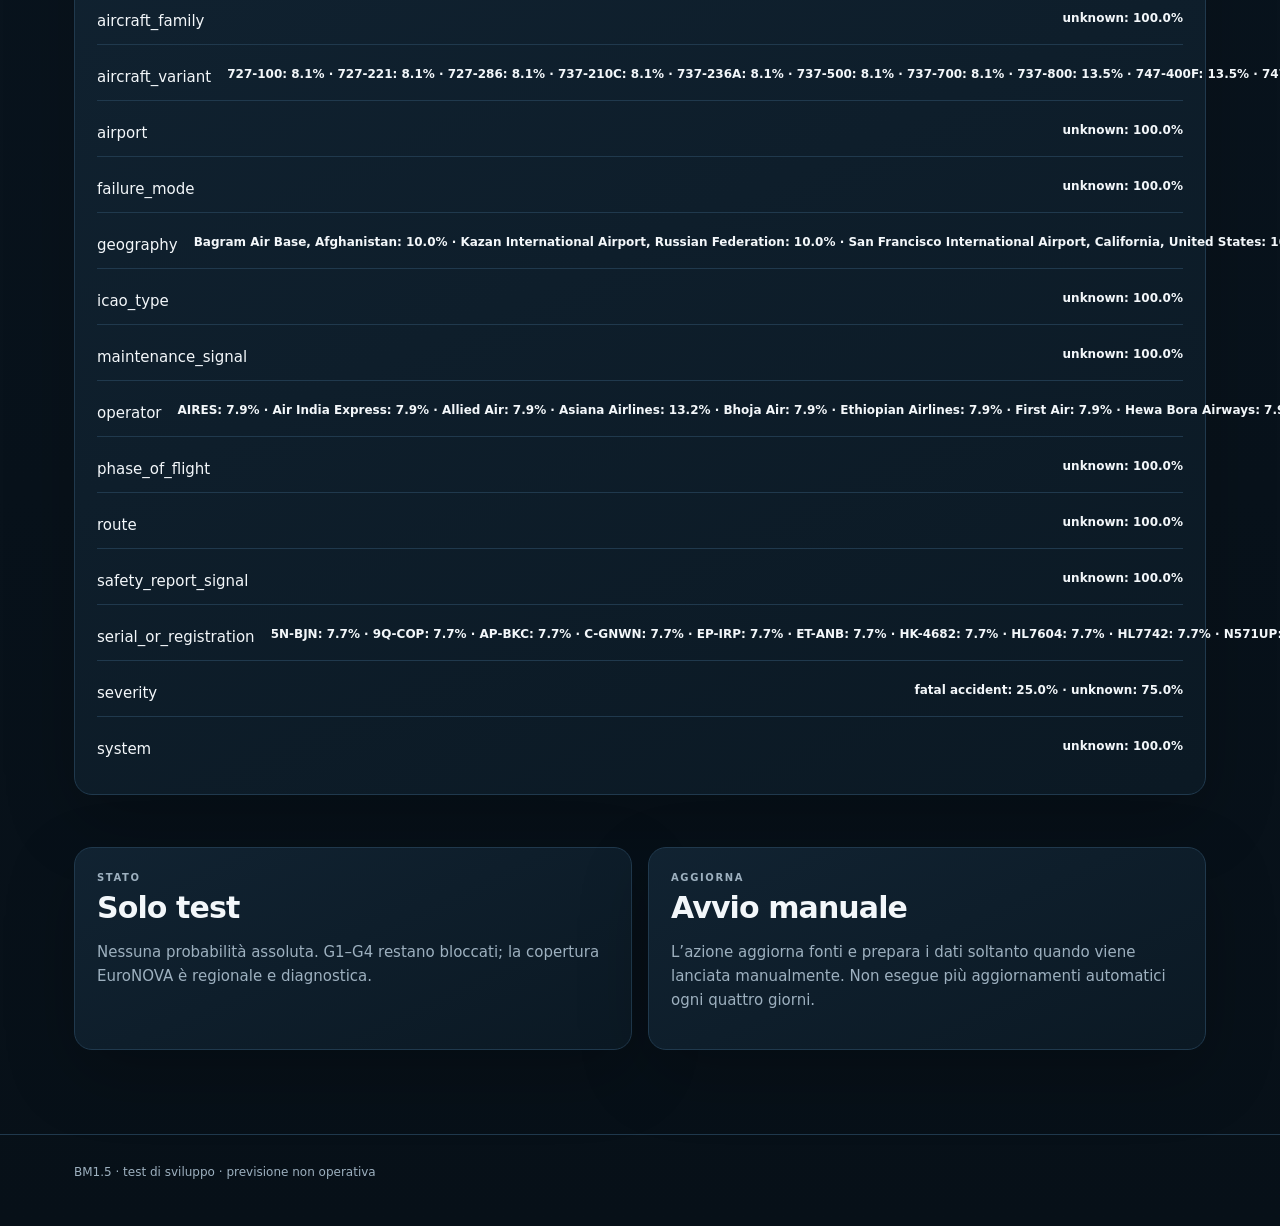
<file: site/model-15.html>
<!doctype html>
<html lang="it"><head><meta charset="utf-8"><meta name="viewport" content="width=device-width,initial-scale=1"><meta name="description" content="BM1.5 test di sviluppo"><title>BM1.5 · Test di sviluppo</title><link rel="stylesheet" href="./styles.css"><script defer src="./i18n.js"></script></head>
<body><header class="top"><nav class="wrap"><div class="brand">BSFM / OBSERVATORY</div><button class="menu-toggle" aria-expanded="false" aria-controls="site-menu" data-i18n="menu">Menu</button><div class="nav-menu" id="site-menu"><a class="navlink" href="./" data-i18n="overview">Panoramica</a><a class="navlink" href="./forecast.html" data-i18n="forecast">Previsione</a><a class="navlink" href="./validation.html" data-i18n="validation">Validazione</a><a class="navlink active" href="./model-15.html">BM1.5 test</a><a class="navlink" href="./methodology.html" data-i18n="methodology">Metodologia</a><a class="navlink" href="./provenance.html" data-i18n="provenance">Provenienza</a><span class="lang"><button data-lang="it">ITA</button><span>|</span><button data-lang="en">EN</button></span></div></nav></header>
<main class="wrap"><div class="eyebrow">BM1.5 · test di sviluppo</div><h1>Una previsione congelata, spiegata in meno di 30 secondi.</h1><p class="lead">BM1.5 prova a combinare esposizione al volo e segnali tecnici pubblici per stimare il giorno più probabile del prossimo incidente qualificante. È un laboratorio, non un sistema di allarme.</p><div class="notice"><strong>Risultato di prova</strong><div class="muted">Cutoff 7 settembre 2026 · previsione congelata: <b>6 luglio 2027</b> · EuroNOVA · decadimento 90–270 giorni.</div></div>
<section class="section"><article class="card"><div class="label">Come funziona</div><div class="flow"><span class="pill">1 · fonti pubbliche</span><span class="pill">2 · dati al cutoff</span><span class="pill">3 · hazard giornaliero</span><span class="pill">4 · data modale</span><span class="pill">5 · congelamento</span></div><p class="muted">Ogni esecuzione usa solo ciò che era disponibile al cutoff. La previsione resta invariata fino al prossimo caso confermato; AGGIORNA viene avviato manualmente.</p></article></section>
<section class="section"><article class="card"><div class="label">Struttura del modello</div><h2>Dai dati al risultato</h2><svg viewBox="0 0 1000 260" role="img" aria-label="Schema BM1.5"><defs><style>.b{fill:#f4f7f8;stroke:#1d4149;stroke-width:2}.t{font:16px sans-serif;fill:#12343b}.a{stroke:#e07a45;stroke-width:3;marker-end:url(#m)}</style><marker id="m" markerWidth="8" markerHeight="8" refX="6" refY="3" orient="auto"><path d="M0,0 L0,6 L7,3 z" fill="#e07a45"/></marker></defs><rect class="b" x="20" y="55" width="180" height="150" rx="12"/><text class="t" x="45" y="90">Fonti pubbliche</text><text class="t" x="45" y="120">OPDI / EuroNOVA</text><text class="t" x="45" y="150">FAA · NTSB</text><text class="t" x="45" y="180">manutenzioni</text><rect class="b" x="270" y="55" width="180" height="150" rx="12"/><text class="t" x="295" y="95">Feature</text><text class="t" x="295" y="125">famiglia · operatore</text><text class="t" x="295" y="155">fase · guasto</text><text class="t" x="295" y="185">segnali 7/30/90</text><rect class="b" x="520" y="55" width="180" height="150" rx="12"/><text class="t" x="545" y="95">Hazard</text><text class="t" x="545" y="125">pooling gerarchico</text><text class="t" x="545" y="155">decadimento 90–270</text><text class="t" x="545" y="185">calibrazione</text><rect class="b" x="770" y="55" width="210" height="150" rx="12"/><text class="t" x="795" y="95">Output</text><text class="t" x="795" y="125">data modale</text><text class="t" x="795" y="155">finestra e affidabilità</text><text class="t" x="795" y="185">record congelato</text><path class="a" d="M205 130 H265"/><path class="a" d="M455 130 H515"/><path class="a" d="M705 130 H765"/></svg></article></section>
<section class="section"><article class="card"><div class="label">Label collegate al training</div><h2>Che cosa il modello riesce a valorizzare</h2><p class="muted">Le distribuzioni vengono dal dataset unificato point-in-time. “unknown” indica un campo assente o non verificabile al cutoff; non è una stima.</p><div id="featureTable" class="gates"><div class="empty">Caricamento…</div></div></article></section>
<section class="section grid"><article class="card s6"><div class="label">Stato</div><h2>Solo test</h2><p class="muted">Nessuna probabilità assoluta. G1–G4 restano bloccati; la copertura EuroNOVA è regionale e diagnostica.</p></article><article class="card s6"><div class="label">AGGIORNA</div><h2>Avvio manuale</h2><p class="muted">L’azione aggiorna fonti e prepara i dati soltanto quando viene lanciata manualmente. Non esegue più aggiornamenti automatici ogni quattro giorni.</p></article></section></main><footer><div class="wrap">BM1.5 · test di sviluppo · previsione non operativa</div></footer><script>const esc=s=>String(s??'—').replace(/[&<>"']/g,c=>({'&':'&amp;','<':'&lt;','>':'&gt;','"':'&quot;',"'":'&#39;'}[c]));fetch('./data/model-15-features.json',{cache:'no-store'}).then(r=>r.json()).then(x=>{const labels=Object.entries(x.features||{});featureTable.innerHTML='<div class="gate"><span><b>Label</b></span><b>Distribuzione</b></div>'+labels.map(([k,v])=>'<div class="gate"><span>'+esc(k)+'</span><b>'+esc(Object.entries(v).map(([a,b])=>a+': '+(100*b).toFixed(1)+'%').join(' · '))+'</b></div>').join('')}).catch(()=>{});</script></body></html>
</file>
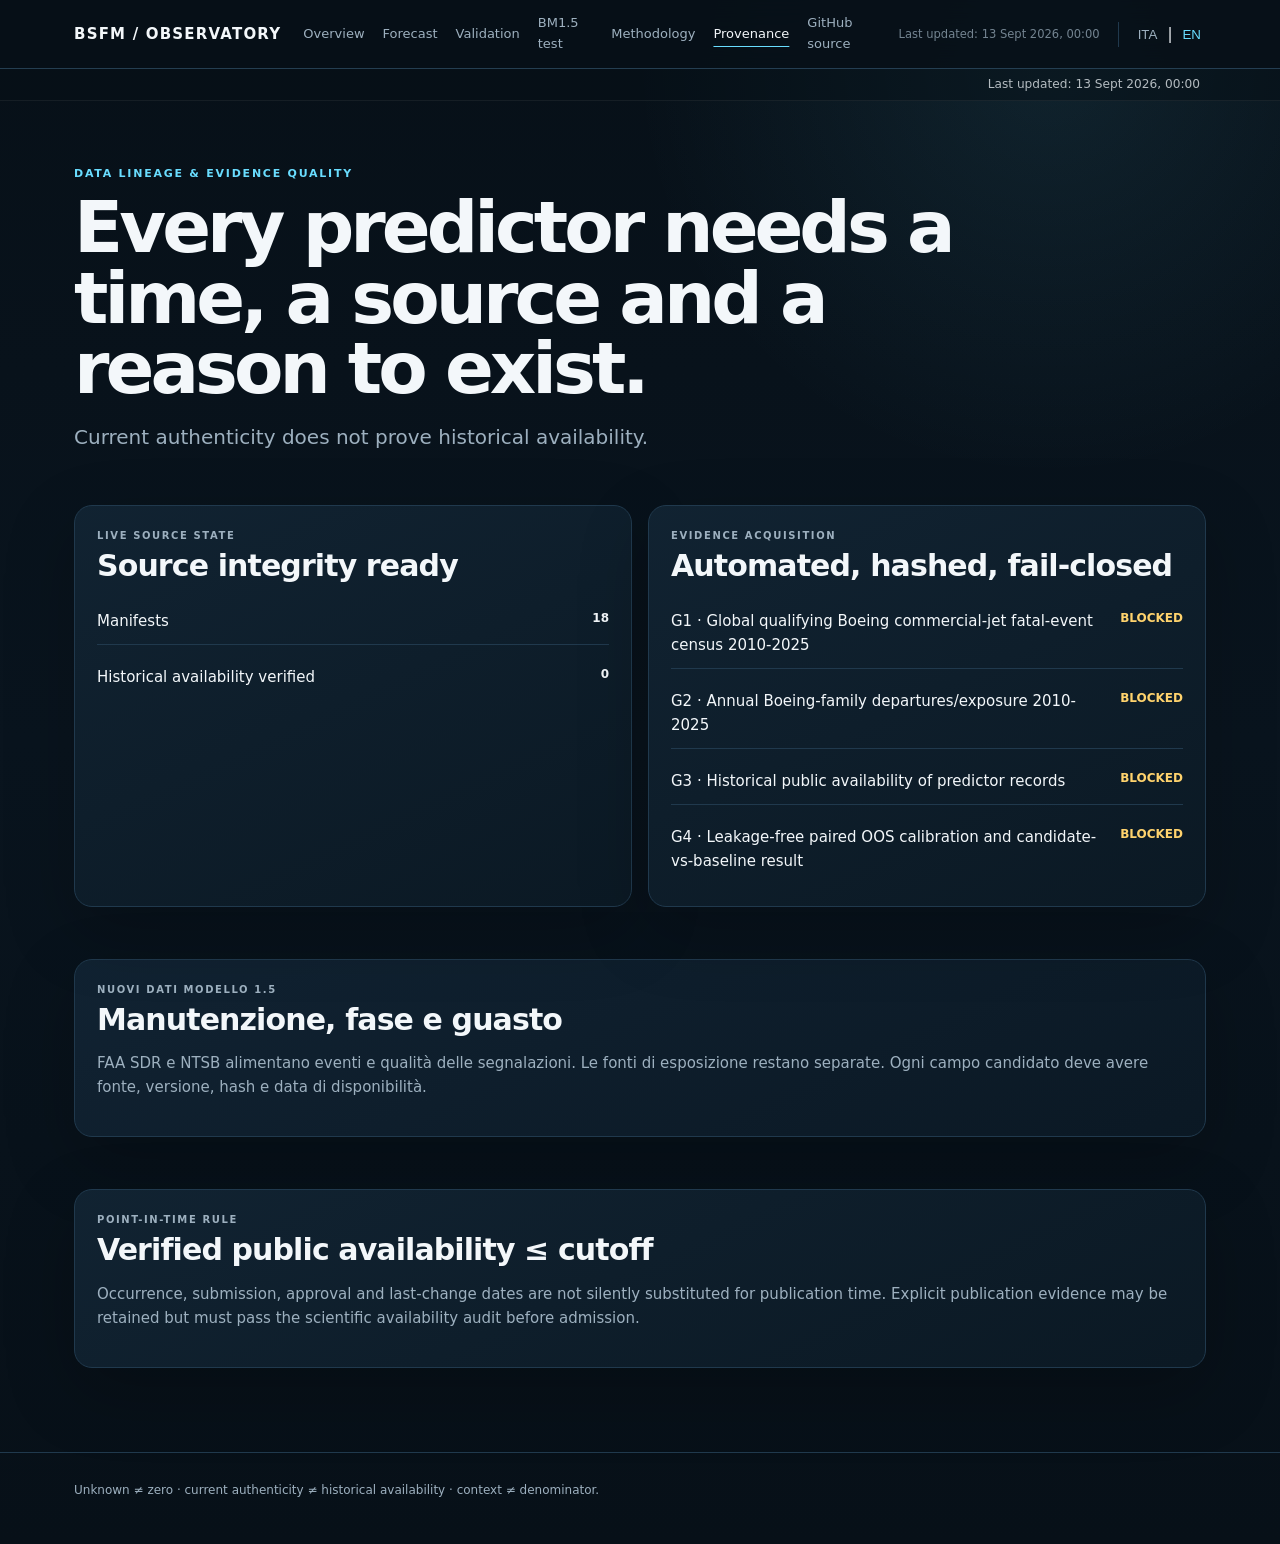
<file: site/provenance.html>
<!doctype html>
<html lang="it"><head><meta charset="utf-8"><meta name="viewport" content="width=device-width,initial-scale=1"><title>Provenienza · BSFM</title><link rel="stylesheet" href="./styles.css"><script defer src="./i18n.js"></script></head><body>
<header class="top"><nav class="wrap"><div class="brand">BSFM / OBSERVATORY</div><button class="menu-toggle" aria-expanded="false" aria-controls="site-menu" data-i18n="menu">Menu</button><div class="nav-menu" id="site-menu"><a class="navlink" href="./" data-i18n="overview">Panoramica</a><a class="navlink" href="./forecast.html" data-i18n="forecast">Previsione</a><a class="navlink" href="./validation.html" data-i18n="validation">Validazione</a><a class="navlink" href="./model-15.html">BM1.5 test</a><a class="navlink" href="./methodology.html" data-i18n="methodology">Metodologia</a><a class="navlink active" href="./provenance.html" data-i18n="provenance">Provenienza</a><span class="lang"><button data-lang="it">ITA</button><span>|</span><button data-lang="en">EN</button></span></div></nav></header>
<main class="wrap"><div class="eyebrow" data-i18n="provenance_eyebrow">Linea dei dati e qualità delle evidenze</div><h1 data-i18n="provenance_title">Ogni predittore deve avere un tempo, una fonte e una ragione per esistere.</h1><p class="lead" data-i18n="provenance_lead">L’autenticità attuale non dimostra la disponibilità storica.</p><section class="section grid"><article class="card s6"><div class="label" data-i18n="live_source">Stato delle fonti</div><h2 id="sourceState" data-i18n="loading">Caricamento…</h2><div id="manifestSummary" class="gates"></div></article><article class="card s6"><div class="label" data-i18n="evidence">Acquisizione delle evidenze</div><h2 data-i18n="automated_hashed">Automatizzata, con hash, fail-closed</h2><div id="evidence" class="gates"></div></article></section><section class="section"><article class="card"><div class="label">Nuovi dati modello 1.5</div><h2>Manutenzione, fase e guasto</h2><p class="muted">FAA SDR e NTSB alimentano eventi e qualità delle segnalazioni. Le fonti di esposizione restano separate. Ogni campo candidato deve avere fonte, versione, hash e data di disponibilità.</p></article></section>
<section class="section"><article class="card"><div class="label" data-i18n="pit_rule">Regola point-in-time</div><h2 data-i18n="pit_rule_title">Disponibilità pubblica verificata ≤ cutoff</h2><p class="muted" data-i18n="pit_rule_desc">Date di occorrenza, invio, approvazione e ultima modifica non vengono sostituite silenziosamente alla data di pubblicazione. Un’evidenza esplicita di pubblicazione può essere conservata, ma deve superare l’audit scientifico di disponibilità prima dell’ammissione.</p></article></section></main><footer><div class="wrap" data-i18n="provenance_footer">Sconosciuto ≠ zero · autenticità attuale ≠ disponibilità storica · contesto ≠ denominatore.</div></footer>
<script>const tr=(k,l)=>window.BSFM_I18N?.t(k,l)||k;let sourceData=null,evidenceData=null;function render(l){if(sourceData){const s=sourceData.sources||{},m=s.manifests||[];sourceState.textContent=s.source_integrity_ready?tr('source_integrity_ready',l):tr('source_integrity_blocked',l);manifestSummary.innerHTML='<div class="gate"><span>'+tr('manifests',l)+'</span><b>'+m.length+'</b></div><div class="gate"><span>'+tr('historical_verified',l)+'</span><b>'+m.filter(v=>v.historical_public_availability==='verified').length+'</b></div>'}if(evidenceData)evidence.innerHTML=Object.entries(evidenceData.gaps||{}).map(([k,v])=>'<div class="gate"><span>'+k+' · '+v.label+'</span><b class="'+(v.status==='PASS'?'yes':'no')+'">'+v.status+'</b></div>').join('')}fetch('./data/status.json',{cache:'no-store'}).then(r=>r.json()).then(x=>{sourceData=x;render(window.BSFM_I18N?.lang()||'it')}).catch(()=>sourceState.textContent=tr('generated_unavailable','it'));fetch('./data/evidence-state.json',{cache:'no-store'}).then(r=>r.json()).then(x=>{evidenceData=x;render(window.BSFM_I18N?.lang()||'it')}).catch(()=>{});window.addEventListener('bsfm-language',e=>render(e.detail));</script></body></html>
</file>
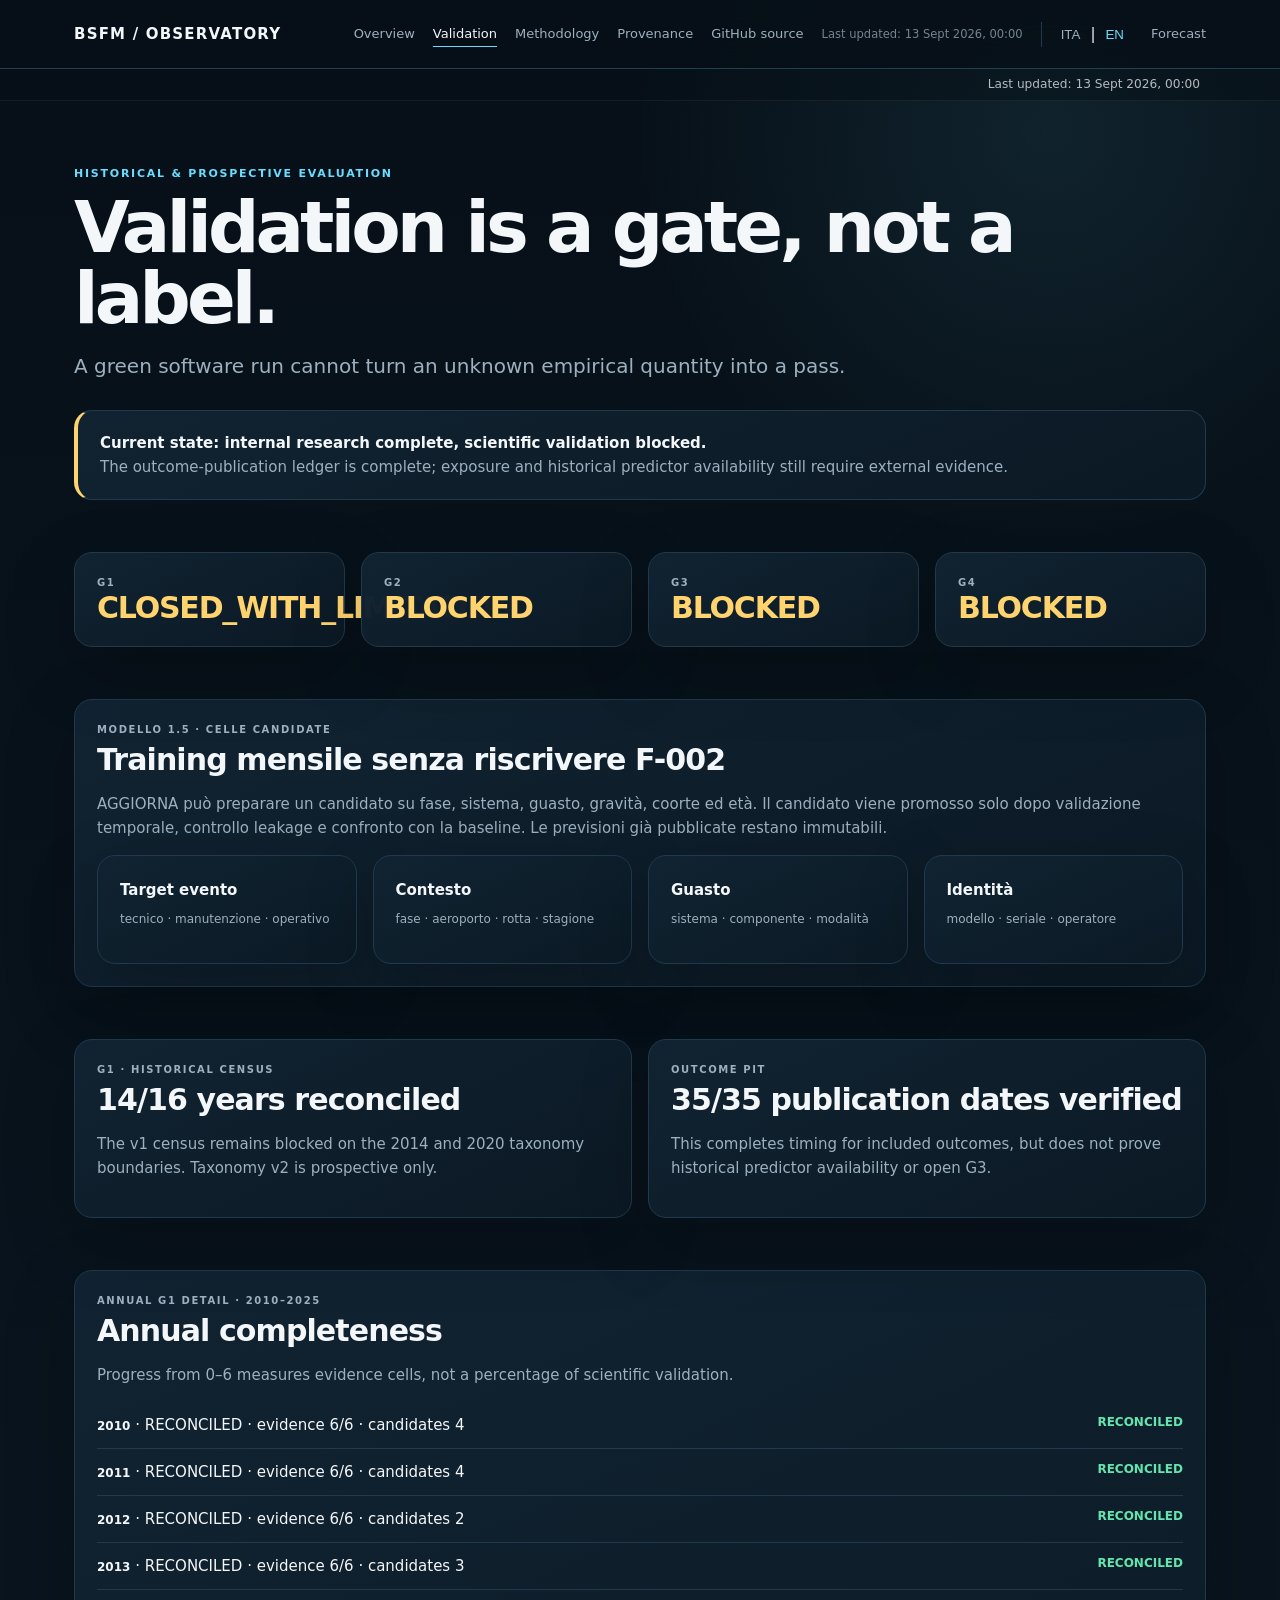
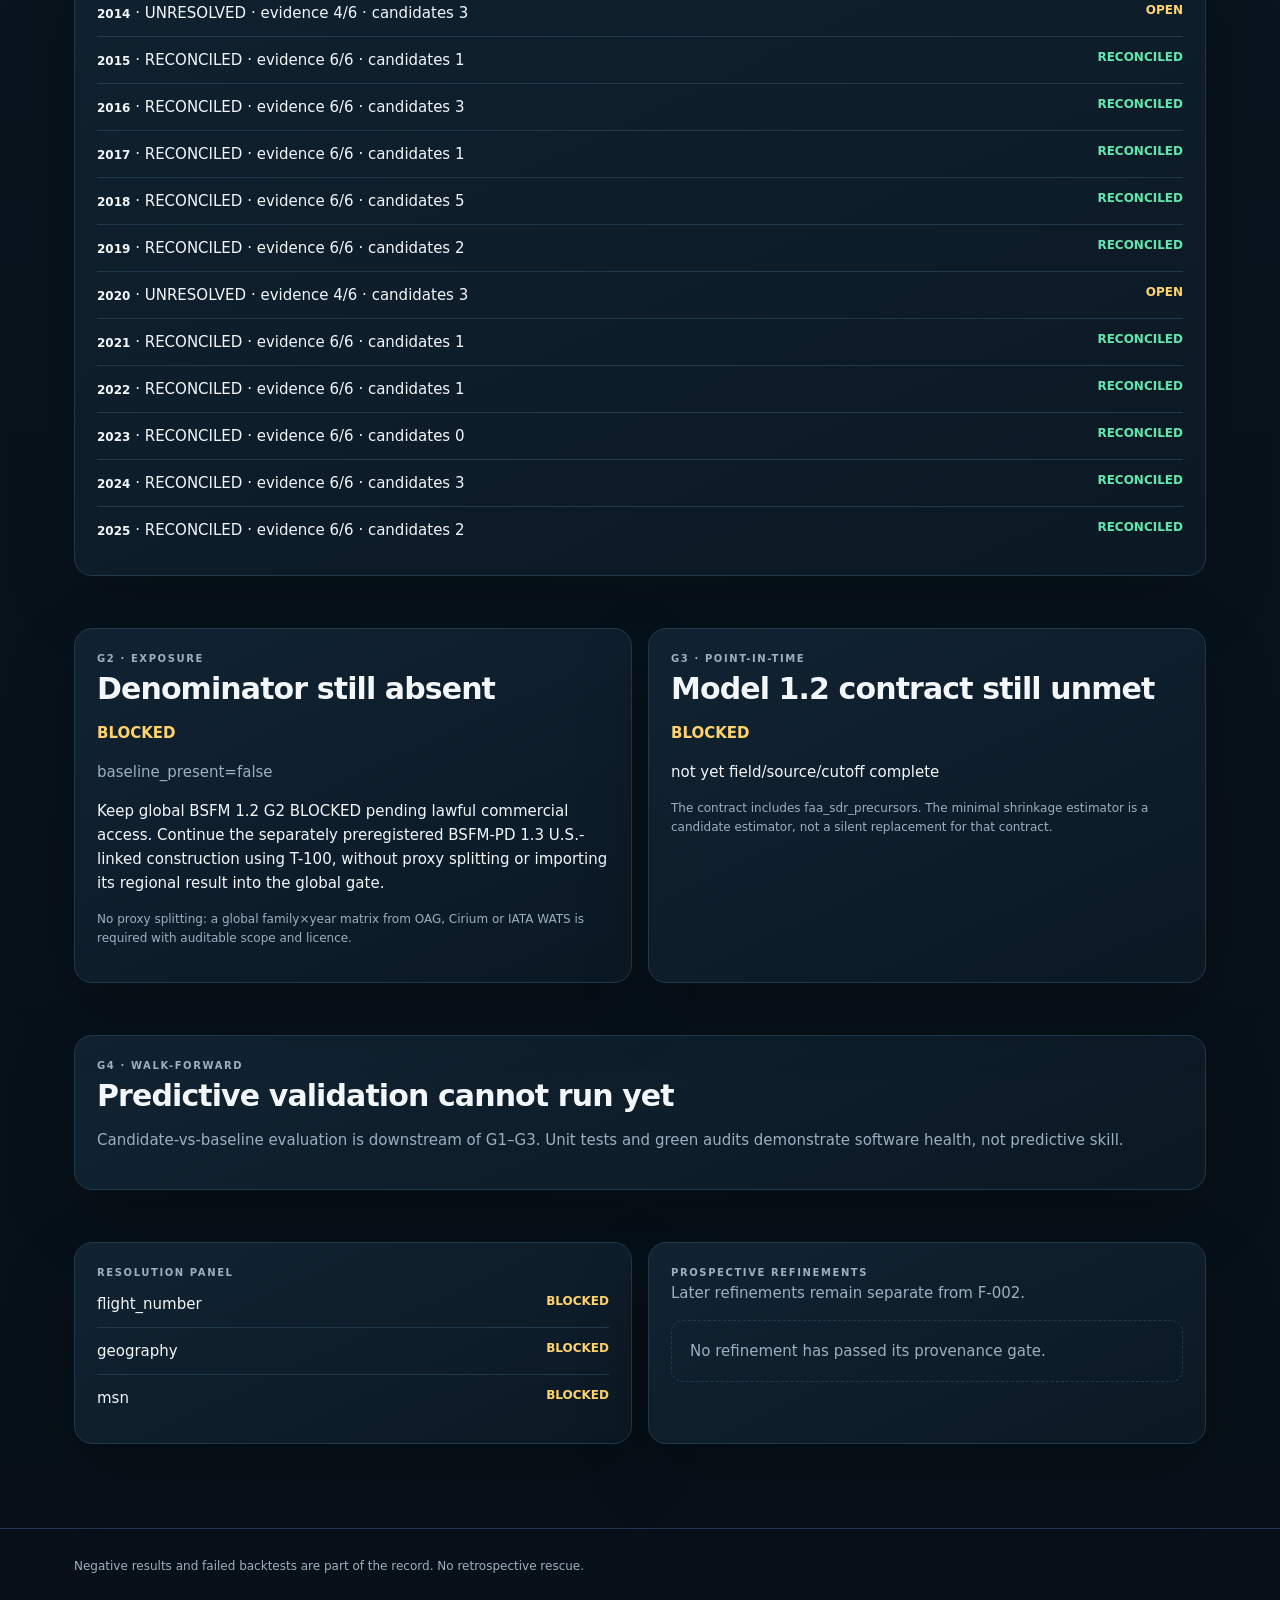
<file: site/validation.html>
<!doctype html>
<html lang="it">
<head>
<meta charset="utf-8"><meta name="viewport" content="width=device-width,initial-scale=1">
<meta name="description" content="BSFM scientific validation gates and historical evidence state">
<title>Validazione · BSFM</title><link rel="stylesheet" href="./styles.css"><script defer src="./i18n.js"></script>
</head><body>
<header class="top"><nav class="wrap"><div class="brand">BSFM / OBSERVATORY</div><button class="menu-toggle" aria-expanded="false" aria-controls="site-menu" data-i18n="menu">Menu</button><div class="nav-menu" id="site-menu"><a class="navlink" href="./" data-i18n="overview">Panoramica</a><a class="navlink active" href="./validation.html" data-i18n="validation">Validazione</a><a class="navlink" href="./methodology.html" data-i18n="methodology">Metodologia</a><a class="navlink" href="./provenance.html" data-i18n="provenance">Provenienza</a><span class="lang"><button data-lang="it">ITA</button><span>|</span><button data-lang="en">EN</button></span></div><a class="navlink" href="./forecast.html" data-i18n="forecast">Previsione</a></nav></header>
<main class="wrap">
<div class="eyebrow" data-i18n="validation_eyebrow">Valutazione storica e prospettica</div><h1 data-i18n="validation_title">La validazione è un gate, non un’etichetta.</h1><p class="lead" data-i18n="validation_lead">Un’esecuzione software verde non può trasformare una quantità empirica sconosciuta in un risultato positivo.</p>
<div class="notice"><strong data-i18n="validation_notice_title">Stato attuale: ricerca interna completata, validazione scientifica bloccata.</strong><div class="muted" data-i18n="validation_notice_body">Il ledger di pubblicazione degli esiti è completo; esposizione e disponibilità storica dei predittori richiedono ancora evidenze esterne.</div></div>
<section class="section grid" id="gate-cards"><article class="card s3"><div class="label">G1</div><div class="metric no">BLOCCATO</div></article><article class="card s3"><div class="label">G2</div><div class="metric no">BLOCCATO</div></article><article class="card s3"><div class="label">G3</div><div class="metric no">BLOCCATO</div></article><article class="card s3"><div class="label">G4</div><div class="metric no">BLOCCATO</div></article></section>
<section class="section"><article class="card"><div class="label">Modello 1.5 · celle candidate</div><h2>Training mensile senza riscrivere F-002</h2><p class="muted">AGGIORNA può preparare un candidato su fase, sistema, guasto, gravità, coorte ed età. Il candidato viene promosso solo dopo validazione temporale, controllo leakage e confronto con la baseline. Le previsioni già pubblicate restano immutabili.</p><div class="grid"><div class="card s3"><strong>Target evento</strong><p class="help">tecnico · manutenzione · operativo</p></div><div class="card s3"><strong>Contesto</strong><p class="help">fase · aeroporto · rotta · stagione</p></div><div class="card s3"><strong>Guasto</strong><p class="help">sistema · componente · modalità</p></div><div class="card s3"><strong>Identità</strong><p class="help">modello · seriale · operatore</p></div></div></article></section>
<section class="section grid"><article class="card s6"><div class="label" data-i18n="g1_census_label">G1 · Censimento storico</div><h2 data-i18n="g1_census_title">14/16 anni riconciliati</h2><p class="muted" data-i18n="g1_census_body">Il censimento v1 resta bloccato sulle boundary tassonomiche del 2014 e 2020. La Taxonomy v2 è soltanto prospettica.</p></article><article class="card s6"><div class="label" data-i18n="outcome_pit_label">Outcome PIT</div><h2 data-i18n="outcome_pit_title">35/35 date di pubblicazione verificate</h2><p class="muted" data-i18n="outcome_pit_body">Questo completa il timing degli esiti inclusi, ma non dimostra la disponibilità storica dei predittori e non apre G3.</p></article></section>
<section class="section"><article class="card"><div class="label" data-i18n="annual_label">Dettaglio annuale G1 · 2010–2025</div><h2 data-i18n="annual_title">Completezza annuale</h2><p class="muted" data-i18n="annual_note">Il progresso 0–6 misura celle di evidenza, non una percentuale di validazione scientifica.</p><div id="annual"><span data-i18n="loading">Caricamento…</span></div></article></section>
<section class="section grid"><article class="card s6"><div class="label">G2 · Exposure</div><h2 data-i18n="g2_title">Denominatore ancora assente</h2><div id="g2"><p class="muted" data-i18n="loading">Caricamento…</p></div><p class="help" data-i18n="g2_rule">Nessuno splitting proxy: serve una matrice globale family×year da OAG, Cirium o IATA WATS con licenza e scope verificabili.</p></article><article class="card s6"><div class="label">G3 · Point-in-time</div><h2 data-i18n="g3_title">Contratto model 1.2 ancora non soddisfatto</h2><div id="g3"><p class="muted" data-i18n="loading">Caricamento…</p></div><p class="help" data-i18n="g3_rule">Il contratto include faa_sdr_precursors. Il minimal shrinkage estimator è un estimatore candidato, non una sostituzione silenziosa del contratto.</p></article></section>
<section class="section"><article class="card"><div class="label">G4 · Walk-forward</div><h2 data-i18n="g4_title">Model 1.5: candidato valutato</h2><p class="muted" data-i18n="g4_body">Sul candidato scoped 2010–2019, cinque cutoff rolling hanno prodotto Brier 0,5971 contro 0,6241 della baseline exposure-only. È un risultato preliminare con campione piccolo: la promozione resta disabilitata e F-002 non cambia.</p></article></section>
<section class="section grid"><article class="card s6"><div class="label" data-i18n="resolution_label">Resolution panel</div><div id="resolution"><span data-i18n="loading">Caricamento…</span></div></article><article class="card s6"><div class="label" data-i18n="refinements">Archivio storico</div><div id="refinements"><span data-i18n="loading">Caricamento…</span></div></article></section>
</main><footer><div class="wrap" data-i18n="validation_footer">Risultati negativi e backtest falliti fanno parte del record. Nessun recupero retrospettivo.</div></footer>
<script>
const esc=s=>String(s??'—').replace(/[&<>"']/g,c=>({'&':'&amp;','<':'&lt;','>':'&gt;','"':'&quot;',"'":'&#39;'}[c]));
const tr=(k,l)=>window.BSFM_I18N?.t(k,l)||k;let researchState=null;
const el={cards:document.getElementById('gate-cards'),annual:document.getElementById('annual'),g2:document.getElementById('g2'),g3:document.getElementById('g3'),resolution:document.getElementById('resolution'),refinements:document.getElementById('refinements')};
function render(l){if(!researchState)return;const gates=researchState.gates||{};el.cards.innerHTML=['G1','G2','G3','G4'].map(k=>`<article class="card s3"><div class="label">${k}</div><div class="metric no">${esc(gates[k]?.status||'BLOCKED')}</div></article>`).join('');el.annual.innerHTML=(gates.G1?.years||[]).map(y=>`<div class="gate"><span><b>${y.year}</b> · ${esc(y.status)} · ${esc(tr('evidence_progress',l))} ${esc(y.evidence_progress||'—/6')} · ${esc(tr('candidates',l))} ${y.candidate_count||0}</span><b class="${y.reconciled?'yes':'no'}">${esc(tr(y.reconciled?'reconciled':'open',l))}</b></div>`).join('');el.g2.innerHTML=`<p><b class="no">${esc(gates.G2?.status)}</b></p><p class="muted">baseline_present=${esc(gates.G2?.baseline_present)}</p><p>${esc(gates.G2?.coverage||tr('g2_missing',l))}</p>`;el.g3.innerHTML=`<p><b class="no">${esc(gates.G3?.status)}</b></p><p>${esc(gates.G3?.availability||tr('g3_missing',l))}</p>`;el.resolution.innerHTML=Object.values(researchState.resolution||{}).map(x=>`<div class="gate"><span>${esc(x.dimension)}</span><b class="${x.status==='SUPPORTED'?'yes':'no'}">${esc(x.status)}</b></div>`).join('')||`<div class="empty">${esc(tr('no_resolution',l))}</div>`;const rr=researchState.refinements||[];el.refinements.innerHTML=`<p class="muted">${esc(tr('refinement_notice_short',l))}</p>`+(rr.length?rr.map(x=>`<div class="gate"><span>${esc(x.refinement_id)}</span><b>${esc(x.status)}</b></div>`).join(''):`<div class="empty">${esc(tr('none',l))}</div>`)}
fetch('./data/research-state.json',{cache:'no-store'}).then(r=>{if(!r.ok)throw Error(r.status);return r.json()}).then(state=>{researchState=state;render(window.BSFM_I18N?.lang()||'it')}).catch(()=>{el.annual.innerHTML=`<div class="empty">${esc(tr('research_unavailable',window.BSFM_I18N?.lang()||'it'))}</div>`});window.addEventListener('bsfm-language',e=>render(e.detail));
</script></body></html>
</file>
<file: site/styles.css>
:root{color-scheme:dark;--bg:#071018;--bg-soft:#0a1621;--panel:#0d1b27;--panel-strong:#112332;--line:#20394d;--line-bright:#31536b;--text:#f3f7fa;--muted:#9db0bf;--accent:#69ddff;--ok:#64e5ad;--warn:#ffd36d;--bad:#ff9696;--radius:18px;--shadow:0 24px 70px rgba(0,0,0,.22)}
*{box-sizing:border-box}html{scroll-behavior:smooth}body{margin:0;min-height:100vh;overflow-x:hidden;background:radial-gradient(circle at 82% 4%,rgba(105,221,255,.09),transparent 26rem),linear-gradient(180deg,var(--bg),#09141e 48%,var(--bg));color:var(--text);font:15px/1.6 Inter,ui-sans-serif,system-ui,-apple-system,BlinkMacSystemFont,"Segoe UI",sans-serif}a{color:inherit}a:focus-visible,button:focus-visible{outline:2px solid var(--accent);outline-offset:4px}.wrap{width:min(1180px,100%);margin:auto;padding-inline:24px}.top{position:sticky;top:0;z-index:20;background:rgba(7,16,24,.9);backdrop-filter:blur(16px);border-bottom:1px solid rgba(49,83,107,.7)}nav.wrap{min-height:68px;display:flex;align-items:center;gap:22px}.brand{margin-right:auto;font-weight:850;letter-spacing:.08em;white-space:nowrap}.brand-mark{color:var(--accent)}.nav-menu{display:flex;align-items:center;gap:18px}.navlink{color:var(--muted);text-decoration:none;font-size:13px;transition:color .18s ease}.navlink:hover,.navlink.active{color:var(--text)}.navlink.active{text-decoration:underline;text-decoration-color:var(--accent);text-underline-offset:8px}.nav-update{color:var(--muted)}.lang{display:flex;align-items:center;gap:5px;border-left:1px solid var(--line);padding-left:14px}.lang button,.menu-toggle{appearance:none;background:none;color:var(--muted);cursor:pointer}.lang button{border:0;padding:5px;font:800 11px/1 inherit}.lang button.active{color:var(--accent)}.menu-toggle{display:none;border:1px solid var(--line);border-radius:10px;padding:8px 11px;font:750 12px/1 inherit}#site-update-bar{background:rgba(7,16,24,.7)}
main{padding-block:64px 84px}.hero{display:grid;grid-template-columns:minmax(0,1fr) 300px;gap:46px;align-items:end}.hero-copy{min-width:0}.eyebrow,.label{color:var(--muted);font-size:10px;font-weight:850;letter-spacing:.16em;text-transform:uppercase}.eyebrow{color:var(--accent);font-size:11px}h1{max-width:980px;margin:10px 0 18px;font-size:clamp(40px,6.4vw,72px);line-height:.98;letter-spacing:-.055em}h2{margin:5px 0 14px;font-size:clamp(23px,3vw,30px);line-height:1.16;letter-spacing:-.03em}h3{margin:4px 0 8px;font-size:17px;line-height:1.3}p{margin-top:0}.lead,.muted{color:var(--muted)}.lead{max-width:850px;font-size:clamp(17px,2vw,20px);line-height:1.55}.kicker{max-width:700px;color:var(--text);font-size:17px}.section{margin-top:52px}.section-title{max-width:820px;margin-bottom:20px}.section-title p{margin:7px 0 0}.section-rule{border-top:1px solid var(--line);padding-top:48px}
.notice,.card,.hero-panel{border:1px solid var(--line);border-radius:var(--radius);background:linear-gradient(155deg,rgba(17,35,50,.98),rgba(11,25,36,.98));box-shadow:var(--shadow)}.card{min-width:0;padding:22px}.notice{margin:28px 0;padding:20px 22px;border-left:4px solid var(--warn);box-shadow:none}.notice.good{border-left-color:var(--ok)}.notice.info{border-left-color:var(--accent)}.hero-panel{padding:22px}.hero-panel .metric{margin-block:5px 14px}.hero-panel .gate{padding-block:9px}.grid{display:grid;grid-template-columns:repeat(12,minmax(0,1fr));gap:16px}.s3{grid-column:span 3}.s4{grid-column:span 4}.s5{grid-column:span 5}.s6{grid-column:span 6}.s7{grid-column:span 7}.s8{grid-column:span 8}.full{grid-column:1/-1}.explain-card{min-height:100%}.metric{font-size:30px;font-weight:850;line-height:1.1;letter-spacing:-.04em}.metric.small{font-size:22px}.metric.big{font-size:clamp(40px,7vw,68px)}.metric-sub{display:block;margin-top:8px;color:var(--muted);font-size:12px;font-weight:500;letter-spacing:0}.yes{color:var(--ok)}.no{color:var(--warn)}.bad{color:var(--bad)}
.button-row{display:flex;flex-wrap:wrap;gap:10px;margin-top:24px}.button{display:inline-flex;align-items:center;min-height:42px;padding:10px 15px;border:1px solid var(--line-bright);border-radius:11px;background:var(--panel-strong);color:var(--text);font-size:13px;font-weight:750;text-decoration:none}.button.primary{border-color:transparent;background:var(--accent);color:#041019}.button:hover{border-color:var(--accent)}
.facts{display:grid;grid-template-columns:repeat(3,minmax(0,1fr));gap:14px}.fact{min-width:0;border-top:1px solid var(--line);padding-top:12px}.fact strong{display:block;font-size:16px;overflow-wrap:anywhere}.fact small{display:block;margin-top:3px;color:var(--warn)}.fact.wide{grid-column:span 2}.gates,.timeline,.stack{display:grid;gap:9px}.gate{display:flex;justify-content:space-between;gap:16px;padding:11px 0;border-bottom:1px solid var(--line)}.gate:last-child{border-bottom:0}.gate b{flex:0 0 auto;font-size:12px;text-align:right}.status-chip{display:inline-flex;align-items:center;gap:7px;padding:5px 9px;border:1px solid var(--line);border-radius:999px;font-size:11px;font-weight:800}.status-chip::before{width:7px;height:7px;border-radius:50%;background:currentColor;content:""}.status-chip.blocked{color:var(--warn)}.status-chip.frozen{color:var(--accent)}.status-chip.complete{color:var(--ok)}
.flow{display:flex;flex-wrap:wrap;gap:8px}.pill,.tag{border:1px solid var(--line);border-radius:999px;color:var(--muted)}.pill{padding:7px 10px;font-size:12px}.tag{padding:3px 8px;font-size:11px}.process{display:grid;grid-template-columns:repeat(6,1fr);gap:10px;counter-reset:process}.process-step{position:relative;min-height:114px;padding:42px 13px 13px;border:1px solid var(--line);border-radius:14px;background:rgba(255,255,255,.018)}.process-step::before{counter-increment:process;content:counter(process,decimal-leading-zero);position:absolute;top:12px;left:13px;color:var(--accent);font-size:11px;font-weight:850;letter-spacing:.1em}.process-step strong{display:block;font-size:13px}.process-step span{display:block;margin-top:5px;color:var(--muted);font-size:11px}.step-grid{display:grid;grid-template-columns:repeat(3,1fr);gap:10px}.step{border:1px solid var(--line);border-radius:13px;padding:14px;background:rgba(255,255,255,.015)}.step strong{display:block;font-size:13px}
.score-compare{display:grid;gap:16px;margin-top:20px}.score-row{display:grid;grid-template-columns:150px 1fr 84px;gap:12px;align-items:center}.score-track{height:12px;overflow:hidden;border-radius:999px;background:#07121b}.score-fill{display:block;height:100%;border-radius:inherit;background:var(--muted)}.score-fill.candidate{background:var(--warn)}.score-value{font-variant-numeric:tabular-nums;text-align:right}.threshold{display:grid;grid-template-columns:3fr 7fr;height:15px;overflow:hidden;border:1px solid var(--line);border-radius:999px}.threshold-observed{background:var(--warn)}.threshold-missing{background:rgba(255,255,255,.04)}.threshold-legend{display:flex;justify-content:space-between;margin-top:8px;color:var(--muted);font-size:11px}
.data-list{display:grid;gap:10px}.report{border:1px solid var(--line);border-radius:13px;padding:14px;background:rgba(255,255,255,.015)}.report-head{display:flex;justify-content:space-between;gap:12px;align-items:baseline;margin-bottom:6px}.report-head strong{font-size:15px}.report-date{color:var(--accent);font-size:12px;font-weight:750}.report-meta{display:flex;flex-wrap:wrap;gap:6px;margin:7px 0}.report p{margin:8px 0 0;color:var(--muted);font-size:13px}.bars{display:grid;gap:8px}.bar-row{display:grid;grid-template-columns:minmax(95px,1fr) 3fr auto;align-items:center;gap:10px;font-size:12px}.bar-track{height:7px;overflow:hidden;border-radius:999px;background:#07121b}.bar-fill{height:100%;border-radius:999px;background:var(--accent);opacity:.78}.help{margin-top:8px;color:var(--muted);font-size:12px}.empty{border:1px dashed var(--line);border-radius:12px;padding:18px;color:var(--muted)}
.timeline-list{position:relative;display:grid;gap:0}.timeline-item{position:relative;display:grid;grid-template-columns:112px 1fr;gap:22px;padding:0 0 28px 24px;border-left:1px solid var(--line)}.timeline-item::before{position:absolute;top:6px;left:-5px;width:9px;height:9px;border-radius:50%;background:var(--accent);box-shadow:0 0 0 5px var(--bg-soft);content:""}.timeline-item:last-child{padding-bottom:0}.timeline-date{color:var(--accent);font-size:12px;font-weight:800}.timeline-copy strong{display:block}.timeline-copy p{margin:4px 0 0;color:var(--muted)}
table{width:100%;border-collapse:collapse}th,td{padding:12px;border-bottom:1px solid var(--line);text-align:left;vertical-align:top}th{color:var(--muted);font-size:11px;letter-spacing:.08em;text-transform:uppercase}tbody tr:hover{background:rgba(105,221,255,.025)}.table-scroll{overflow-x:auto;-webkit-overflow-scrolling:touch}.source-link{color:var(--accent);text-decoration:none}.source-link:hover{text-decoration:underline}.code-value{font-family:ui-monospace,SFMono-Regular,Menlo,Consolas,monospace;font-size:12px;overflow-wrap:anywhere}.status-dot{display:inline-block;width:8px;height:8px;margin-right:7px;border-radius:50%;background:var(--ok)}.skip-link{position:fixed;top:8px;left:8px;z-index:100;transform:translateY(-150%);padding:8px 12px;border-radius:8px;background:var(--accent);color:#041019;font-weight:800}.skip-link:focus{transform:none}footer{border-top:1px solid var(--line);padding:28px 0 44px;color:var(--muted);font-size:12px}.footer-grid{display:flex;justify-content:space-between;gap:20px;align-items:flex-start}
@media(max-width:980px){.hero{grid-template-columns:1fr}.hero-panel{max-width:560px}.process{grid-template-columns:repeat(3,1fr)}.s3{grid-column:span 6}}
@media(max-width:820px){.wrap{padding-inline:18px}nav.wrap{min-height:60px;position:relative;gap:10px}.menu-toggle{display:block;order:3}.nav-menu{order:2;display:flex;position:static;align-items:center;gap:0;background:none;border:0;border-radius:0;padding:0;box-shadow:none}.nav-menu>.navlink,.nav-menu>.nav-update{display:none}.nav-menu>.lang{display:flex;border-left:1px solid var(--line);border-top:0;padding:0 8px 0 12px;margin:0}.nav-menu.open{display:flex;position:absolute;top:60px;left:12px;right:12px;flex-direction:column;align-items:stretch;gap:0;background:#0b1722;border:1px solid var(--line);border-radius:14px;padding:8px;box-shadow:0 20px 45px rgba(0,0,0,.35)}.nav-menu.open>.navlink,.nav-menu.open>.nav-update{display:block}.nav-menu.open>.nav-update{padding:10px 12px;color:var(--muted)}.nav-menu.open>.lang{position:absolute;top:-52px;right:54px;border-left:1px solid var(--line);padding:0 8px 0 12px;background:rgba(7,16,25,.98);border-radius:8px}.navlink{display:block;padding:13px 12px;border-radius:9px;font-size:14px}.navlink.active{background:var(--panel-strong);text-decoration:none}.s3,.s4,.s5,.s6,.s7,.s8{grid-column:1/-1}.facts,.step-grid{grid-template-columns:1fr}.fact.wide{grid-column:auto}.process{grid-template-columns:repeat(2,1fr)}.bar-row{grid-template-columns:minmax(80px,1fr) 2fr auto}.score-row{grid-template-columns:112px 1fr}.score-value{grid-column:2;text-align:left}.report-head{align-items:flex-start;flex-direction:column;gap:2px}.timeline-item{grid-template-columns:1fr;gap:3px}.footer-grid{flex-direction:column}main{padding-top:40px}h1{font-size:clamp(38px,12vw,54px)}table{min-width:640px;font-size:12px}}
@media(max-width:520px){.brand{font-size:12px}.process{grid-template-columns:1fr}.card,.hero-panel{padding:18px}}
@media(prefers-reduced-motion:reduce){html{scroll-behavior:auto}*{transition:none!important}}

.editorial-board{scroll-margin-top:90px}.editorial-shell{position:relative;overflow:hidden;border:1px solid rgba(255,211,109,.58);border-radius:24px;padding:28px;background:radial-gradient(circle at 92% 0,rgba(255,211,109,.14),transparent 25rem),linear-gradient(145deg,rgba(17,35,50,.99),rgba(7,16,24,.99));box-shadow:0 28px 80px rgba(0,0,0,.28)}.editorial-shell::before{position:absolute;inset:0 auto 0 0;width:5px;background:linear-gradient(var(--warn),var(--accent));content:""}.editorial-head{display:flex;justify-content:space-between;gap:18px;align-items:flex-start}.editorial-date{margin-top:5px;color:var(--muted);font-size:12px}.status-chip.pending{border-color:rgba(255,211,109,.45);color:var(--warn)}.editorial-shell h2{max-width:800px;margin-top:14px}.editorial-intro{max-width:900px;color:var(--text);font-size:17px}.editorial-event{margin:24px 0;padding:16px 18px;border:1px solid var(--line-bright);border-radius:14px;background:rgba(7,16,24,.56)}.editorial-event>strong,.editorial-event>span{display:block}.editorial-event>strong{color:var(--warn);font-size:11px;letter-spacing:.13em;text-transform:uppercase}.editorial-event>span{margin-top:4px;font-size:17px;font-weight:800}.editorial-event p{margin:8px 0 0;color:var(--muted)}.editorial-timeline{display:grid;grid-template-columns:repeat(3,1fr);margin:28px 0 22px}.editorial-time{position:relative;min-height:84px;padding:23px 18px 0;border-top:2px solid var(--line-bright)}.editorial-time::before{position:absolute;top:-7px;left:18px;width:12px;height:12px;border:2px solid var(--bg);border-radius:50%;background:var(--accent);content:""}.editorial-time-event::before{background:var(--warn)}.editorial-time span,.editorial-time strong{display:block}.editorial-time span{color:var(--accent);font-size:12px;font-weight:850;letter-spacing:.06em}.editorial-time-event span{color:var(--warn)}.editorial-time strong{margin-top:4px;font-size:13px}.editorial-signals{display:grid;grid-template-columns:repeat(4,1fr);gap:10px}.editorial-signal{min-height:106px;padding:16px;border:1px solid var(--line);border-radius:14px;background:rgba(255,255,255,.025)}.editorial-signal strong,.editorial-signal span{display:block}.editorial-signal strong{color:var(--accent);font-size:22px;line-height:1.1}.editorial-signal span{margin-top:8px;color:var(--muted);font-size:12px}.editorial-compare{display:grid;grid-template-columns:1fr 1fr;gap:14px;margin-top:22px}.editorial-column{border:1px solid var(--line);border-radius:16px;padding:20px;background:rgba(7,16,24,.42)}.editorial-close{border-color:rgba(100,229,173,.35)}.editorial-limits{border-color:rgba(255,211,109,.35)}.editorial-close h3{color:var(--ok)}.editorial-limits h3{color:var(--warn)}.editorial-column ul{margin:12px 0 0;padding-left:20px}.editorial-column li{margin-top:8px;color:var(--muted)}.editorial-verdict{display:grid;grid-template-columns:minmax(180px,.55fr) 1.45fr;gap:22px;margin-top:16px;padding:20px;border:1px solid rgba(255,211,109,.45);border-radius:16px;background:rgba(255,211,109,.055)}.editorial-verdict span,.editorial-verdict strong{display:block}.editorial-verdict span{color:var(--warn);font-size:11px;font-weight:850;letter-spacing:.1em;text-transform:uppercase}.editorial-verdict strong{margin-top:5px;font-size:13px;overflow-wrap:anywhere}.editorial-verdict p{margin:0;color:var(--text);font-size:16px}.editorial-sources{margin-top:18px;color:var(--muted);font-size:12px}.editorial-sources>div{display:flex;flex-wrap:wrap;gap:7px;margin-top:6px}.editorial-sources a{color:var(--accent)}.editorial-sources p{margin:7px 0 0}.editorial-manual{margin:18px 0 0;padding-top:14px;border-top:1px solid var(--line);color:var(--muted);font-size:12px}
@media(max-width:820px){.editorial-shell{padding:22px}.editorial-head{display:grid}.editorial-timeline{grid-template-columns:1fr;margin-left:6px}.editorial-time{min-height:70px;padding:10px 0 14px 24px;border-top:0;border-left:2px solid var(--line-bright)}.editorial-time::before{top:10px;left:-7px}.editorial-signals{grid-template-columns:repeat(2,1fr)}.editorial-compare,.editorial-verdict{grid-template-columns:1fr}}
@media(max-width:520px){.editorial-signals{grid-template-columns:1fr}.editorial-signal{min-height:0}.editorial-shell h2{font-size:28px}}
</file>
